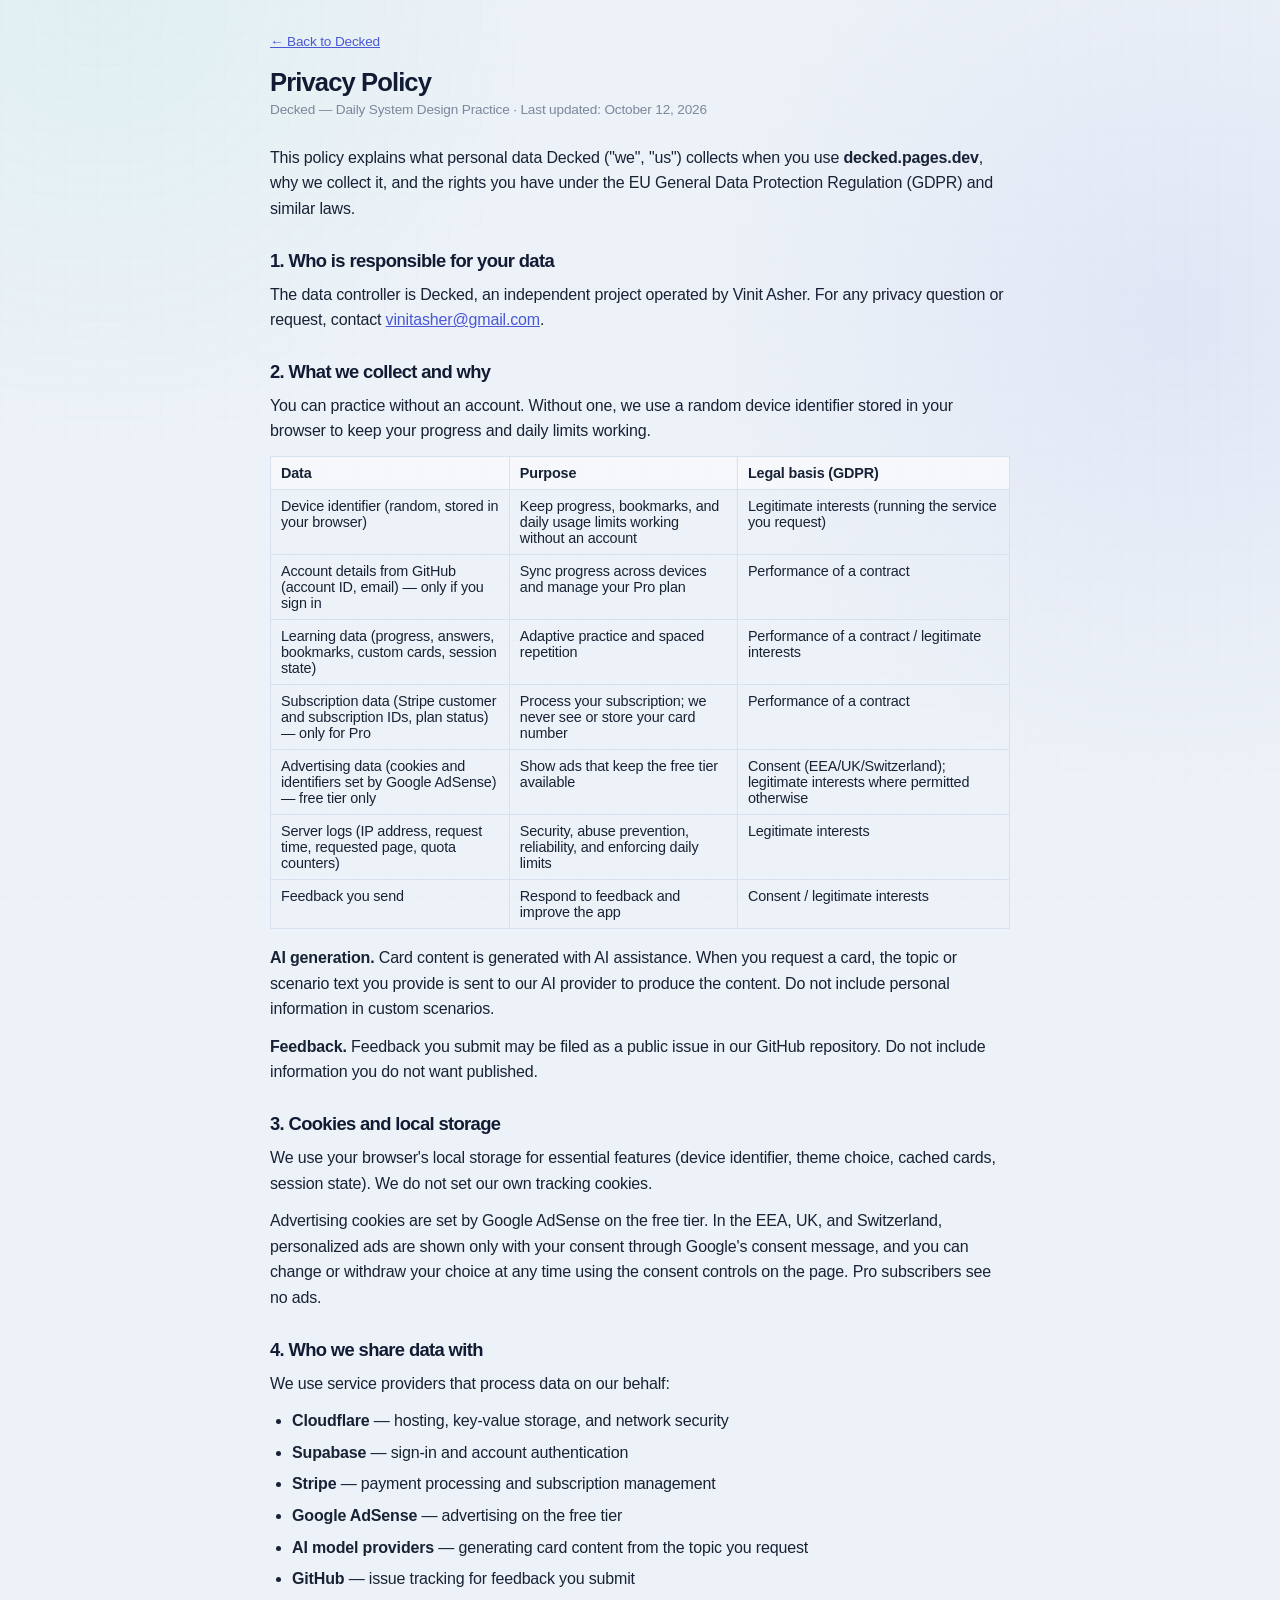
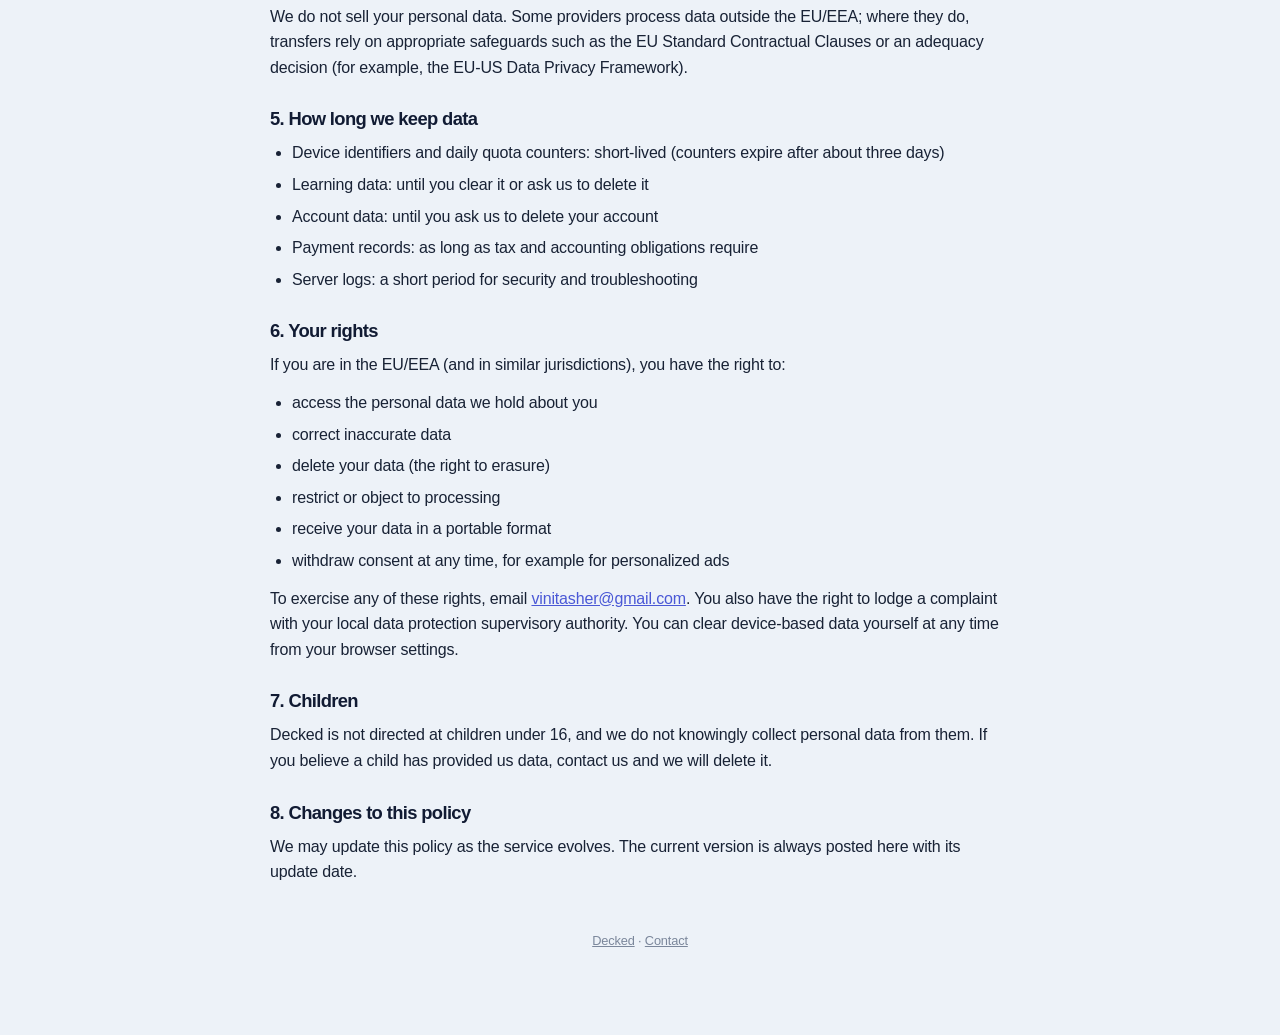
<file: privacy.html>
<!DOCTYPE html>
<html lang="en">
<head>
<meta charset="UTF-8">
<meta name="viewport" content="width=device-width, initial-scale=1.0">
<title>Privacy Policy — Decked</title>
<meta name="description" content="How Decked collects, uses, and protects personal data, and the rights you have under the EU General Data Protection Regulation.">
<meta name="robots" content="index,follow">
<link rel="icon" type="image/x-icon" href="favicon.ico">
<link rel="apple-touch-icon" href="apple-touch-icon.png">
<link rel="stylesheet" href="css/style.css">
<meta name="theme-color" content="#0b1324">
<script>
  try { if (localStorage.getItem('sdf_theme') === 'dark') document.documentElement.setAttribute('data-theme', 'dark'); } catch (_) {}
</script>
<style>
  .policy { max-width: 780px; margin: 0 auto; padding: 32px 20px 56px; }
  .policy-back { display: inline-block; margin-bottom: 20px; font-size: .85rem; }
  .policy h1 { font-size: 1.6rem; margin-bottom: 4px; }
  .policy .updated { color: var(--muted); font-size: .85rem; margin-bottom: 24px; }
  .policy h2 { font-size: 1.15rem; margin: 28px 0 10px; }
  .policy p, .policy li { line-height: 1.6; }
  .policy ul { padding-left: 22px; margin-bottom: 12px; }
  .policy li { margin-bottom: 6px; }
  .policy table { width: 100%; border-collapse: collapse; margin: 12px 0 16px; font-size: .9rem; }
  .policy th, .policy td { border: 1px solid var(--card-border); padding: 8px 10px; text-align: left; vertical-align: top; }
  .policy th { background: var(--diagram-bg); }
</style>
</head>
<body>
<main class="policy">
  <a class="policy-back wiki-link" href="/">← Back to Decked</a>
  <h1>Privacy Policy</h1>
  <p class="updated">Decked — Daily System Design Practice · Last updated: October 12, 2026</p>

  <p>This policy explains what personal data Decked ("we", "us") collects when you use <strong>decked.pages.dev</strong>, why we collect it, and the rights you have under the EU General Data Protection Regulation (GDPR) and similar laws.</p>

  <h2>1. Who is responsible for your data</h2>
  <p>The data controller is Decked, an independent project operated by Vinit Asher. For any privacy question or request, contact <a class="wiki-link" href="mailto:vinitasher@gmail.com">vinitasher@gmail.com</a>.</p>

  <h2>2. What we collect and why</h2>
  <p>You can practice without an account. Without one, we use a random device identifier stored in your browser to keep your progress and daily limits working.</p>
  <table>
    <thead><tr><th>Data</th><th>Purpose</th><th>Legal basis (GDPR)</th></tr></thead>
    <tbody>
      <tr><td>Device identifier (random, stored in your browser)</td><td>Keep progress, bookmarks, and daily usage limits working without an account</td><td>Legitimate interests (running the service you request)</td></tr>
      <tr><td>Account details from GitHub (account ID, email) — only if you sign in</td><td>Sync progress across devices and manage your Pro plan</td><td>Performance of a contract</td></tr>
      <tr><td>Learning data (progress, answers, bookmarks, custom cards, session state)</td><td>Adaptive practice and spaced repetition</td><td>Performance of a contract / legitimate interests</td></tr>
      <tr><td>Subscription data (Stripe customer and subscription IDs, plan status) — only for Pro</td><td>Process your subscription; we never see or store your card number</td><td>Performance of a contract</td></tr>
      <tr><td>Advertising data (cookies and identifiers set by Google AdSense) — free tier only</td><td>Show ads that keep the free tier available</td><td>Consent (EEA/UK/Switzerland); legitimate interests where permitted otherwise</td></tr>
      <tr><td>Server logs (IP address, request time, requested page, quota counters)</td><td>Security, abuse prevention, reliability, and enforcing daily limits</td><td>Legitimate interests</td></tr>
      <tr><td>Feedback you send</td><td>Respond to feedback and improve the app</td><td>Consent / legitimate interests</td></tr>
    </tbody>
  </table>
  <p><strong>AI generation.</strong> Card content is generated with AI assistance. When you request a card, the topic or scenario text you provide is sent to our AI provider to produce the content. Do not include personal information in custom scenarios.</p>
  <p><strong>Feedback.</strong> Feedback you submit may be filed as a public issue in our GitHub repository. Do not include information you do not want published.</p>

  <h2>3. Cookies and local storage</h2>
  <p>We use your browser's local storage for essential features (device identifier, theme choice, cached cards, session state). We do not set our own tracking cookies.</p>
  <p>Advertising cookies are set by Google AdSense on the free tier. In the EEA, UK, and Switzerland, personalized ads are shown only with your consent through Google's consent message, and you can change or withdraw your choice at any time using the consent controls on the page. Pro subscribers see no ads.</p>

  <h2>4. Who we share data with</h2>
  <p>We use service providers that process data on our behalf:</p>
  <ul>
    <li><strong>Cloudflare</strong> — hosting, key-value storage, and network security</li>
    <li><strong>Supabase</strong> — sign-in and account authentication</li>
    <li><strong>Stripe</strong> — payment processing and subscription management</li>
    <li><strong>Google AdSense</strong> — advertising on the free tier</li>
    <li><strong>AI model providers</strong> — generating card content from the topic you request</li>
    <li><strong>GitHub</strong> — issue tracking for feedback you submit</li>
  </ul>
  <p>We do not sell your personal data. Some providers process data outside the EU/EEA; where they do, transfers rely on appropriate safeguards such as the EU Standard Contractual Clauses or an adequacy decision (for example, the EU-US Data Privacy Framework).</p>

  <h2>5. How long we keep data</h2>
  <ul>
    <li>Device identifiers and daily quota counters: short-lived (counters expire after about three days)</li>
    <li>Learning data: until you clear it or ask us to delete it</li>
    <li>Account data: until you ask us to delete your account</li>
    <li>Payment records: as long as tax and accounting obligations require</li>
    <li>Server logs: a short period for security and troubleshooting</li>
  </ul>

  <h2>6. Your rights</h2>
  <p>If you are in the EU/EEA (and in similar jurisdictions), you have the right to:</p>
  <ul>
    <li>access the personal data we hold about you</li>
    <li>correct inaccurate data</li>
    <li>delete your data (the right to erasure)</li>
    <li>restrict or object to processing</li>
    <li>receive your data in a portable format</li>
    <li>withdraw consent at any time, for example for personalized ads</li>
  </ul>
  <p>To exercise any of these rights, email <a class="wiki-link" href="mailto:vinitasher@gmail.com">vinitasher@gmail.com</a>. You also have the right to lodge a complaint with your local data protection supervisory authority. You can clear device-based data yourself at any time from your browser settings.</p>

  <h2>7. Children</h2>
  <p>Decked is not directed at children under 16, and we do not knowingly collect personal data from them. If you believe a child has provided us data, contact us and we will delete it.</p>

  <h2>8. Changes to this policy</h2>
  <p>We may update this policy as the service evolves. The current version is always posted here with its update date.</p>

  <footer>
    <p><a href="/">Decked</a> · <a href="mailto:vinitasher@gmail.com">Contact</a></p>
  </footer>
</main>
</body>
</html>
</file>
<file: css/style.css>
:root { --bg: #f5f7fa; --fg: #333; --card-bg: #fff; --card-border: #e0e0e0; --primary: #3949ab; --primary-hover: #303f9f; --primary-bg: #e8eaf6; --success: #43a047; --success-bg: #e8f5e9; --danger: #e53935; --danger-bg: #ffebee; --muted: #888; --muted-text: #666; --diagram-bg: #f8f9fa; --heading: #1a237e; --welcome-sub: #666; --toast-bg: #1a237e; --stat-shadow: rgba(0,0,0,0.1); --topic-bar-bg: #e0e0e0; --calendar-level-0: #ebedf0; --calendar-level-1: #c6e48b; --calendar-level-2: #7bc96f; --calendar-level-3: #239a3b; --calendar-level-4: #196127; }
[data-theme="dark"] { --bg: #121212; --fg: #e0e0e0; --card-bg: #1e1e1e; --card-border: #333; --primary: #5c6bc0; --primary-hover: #7986cb; --primary-bg: #283593; --success-bg: #1b5e20; --danger-bg: #b71c1c; --muted: #999; --muted-text: #aaa; --diagram-bg: #2a2a2a; --heading: #9fa8da; --welcome-sub: #999; --toast-bg: #37474f; --stat-shadow: rgba(0,0,0,0.3); --topic-bar-bg: #444; --calendar-level-0: #2d333b; --calendar-level-1: #0e4429; --calendar-level-2: #006d32; --calendar-level-3: #26a641; --calendar-level-4: #39d353; }
[data-theme="high-contrast"] { --bg: #fff; --fg: #000; --card-bg: #fff; --card-border: #000; --primary: #000; --primary-hover: #333; --primary-bg: #e0e0e0; --success-bg: #c8e6c9; --danger-bg: #ffcdd2; --muted: #000; --muted-text: #000; --heading: #000; --welcome-sub: #000; --toast-bg: #000; --topic-bar-bg: #999; }
* { box-sizing: border-box; margin: 0; padding: 0; }
body { font-family: -apple-system, BlinkMacSystemFont, 'Segoe UI', Roboto, sans-serif; background: var(--bg); color: var(--fg); transition: background 0.2s, color 0.2s; }
.container { max-width: 720px; margin: 0 auto; padding: 16px; min-height: 100vh; display: flex; flex-direction: column; }

/* Wide monitors: use the screen. The app container expands so content
   spreads out; the session question column keeps a readable measure and the
   diagram panel takes the rest. */
@media (min-width: 1100px) {
  .container { max-width: 1440px; }
  .session-main { max-width: 780px; }
}
.hidden { display: none !important; }
h1 { font-size: 1.5rem; margin-bottom: 8px; color: var(--heading); }
h2 { font-size: 1.2rem; margin-bottom: 12px; color: var(--heading); }
p { margin-bottom: 12px; line-height: 1.5; }

.btn { display: inline-block; padding: 12px 24px; border: none; border-radius: 8px; font-size: 1rem; cursor: pointer; font-weight: 600; transition: background 0.2s; }
.btn-primary { background: var(--primary); color: #fff; }
.btn-primary:hover { background: var(--primary-hover); }
.btn-success { background: var(--success); color: #fff; }
.btn-outline { background: transparent; border: 2px solid var(--primary); color: var(--primary); }
.btn-sm { padding: 6px 12px; font-size: 0.8rem; }
.toast { position: fixed; bottom: 20px; left: 50%; transform: translateX(-50%); background: var(--toast-bg); color: #fff; padding: 12px 24px; border-radius: 8px; font-weight: 600; font-size: 0.9rem; box-shadow: 0 4px 12px rgba(0,0,0,0.2); transition: opacity 0.3s; opacity: 0; pointer-events: none; z-index: 100; }
.toast.show { opacity: 1; }

.welcome-header { text-align: center; padding: 40px 0 24px; }
.welcome-header .subtitle { color: var(--welcome-sub); font-size: 0.95rem; }
.status-badge { display: inline-block; margin-left: 8px; padding: 2px 10px; border-radius: 999px; font-size: 0.7rem; font-weight: 700; letter-spacing: 1px; text-transform: uppercase; vertical-align: middle; background: var(--primary-bg); color: var(--primary); border: 1px solid var(--primary); }
.intro { margin: 4px 0 12px; padding: 16px 18px; background: var(--card-bg); border: 1px solid var(--card-border); border-radius: 10px; box-shadow: 0 1px 3px var(--stat-shadow); }
.intro h2 { margin-bottom: 6px; font-size: 1.05rem; }
.intro > p { font-size: 0.9rem; margin-bottom: 8px; }
.how-list { margin: 0 0 10px 20px; }
.how-list li { margin: 6px 0; font-size: 0.9rem; line-height: 1.5; }
.how-list li::marker { color: var(--primary); font-weight: 700; }
.about-details { margin-top: 8px; font-size: 0.85rem; }
.about-details summary { cursor: pointer; font-weight: 600; color: var(--primary); }
.about-details p { margin: 6px 0 0; color: var(--muted-text); }
footer { text-align: center; padding: 20px 16px calc(16px + env(safe-area-inset-bottom)); font-size: 0.8rem; color: var(--muted); }
footer a { color: var(--muted); text-decoration: underline; }
footer a:hover { color: var(--primary); }
.footer-status { margin: 4px 0 0; font-size: 0.75rem; opacity: 0.8; }
.stats-row { display: flex; gap: 12px; margin: 20px 0; }
.stat-card { flex: 1; background: var(--card-bg); border-radius: 10px; padding: 16px; text-align: center; box-shadow: 0 1px 3px var(--stat-shadow); }
.stat-card .stat-num { font-size: 1.8rem; font-weight: 700; color: var(--heading); }
.stat-card .stat-label { font-size: 0.75rem; color: var(--muted); text-transform: uppercase; letter-spacing: 0.5px; }
.welcome-actions { display: flex; gap: 12px; margin: 12px 0 20px; }
.welcome-actions .btn { flex: 1 1 190px; min-width: 0; margin: 0; text-align: center; }
.progress-section { width: 100%; max-width: none; margin: 0; display: grid; grid-template-columns: repeat(2, minmax(0, 1fr)); gap: 16px; align-items: start; }
.study-goal { min-width: 0; margin: 12px 0 0; padding: 12px; background: var(--card-bg); border-radius: 10px; box-shadow: 0 1px 3px var(--stat-shadow); }
.study-goal-header { display: flex; justify-content: space-between; font-size: 0.85rem; }
#goal-progress { height: 8px; margin-top: 8px; overflow: hidden; background: var(--topic-bar-bg); border-radius: 4px; }
#goal-fill { height: 100%; width: 0%; background: var(--primary); border-radius: 4px; transition: width 0.3s; }
.achievements-section { min-width: 0; margin-top: 12px; }
.achievements-section h2 { margin-bottom: 8px; }
#achievement-list { display: flex; flex-wrap: wrap; gap: 6px; margin: 8px 0; }
.profile-section { width: 100%; max-width: none; margin: 24px 0 0; }
.profile-actions { display: grid; grid-template-columns: repeat(auto-fit, minmax(220px, 1fr)); gap: 10px; margin: 12px 0; }
.profile-actions .btn { width: 100%; margin: 0; padding: 10px 14px; font-size: 0.9rem; }

.topic-row { display: flex; align-items: center; gap: 8px; margin: 6px 0; font-size: 0.85rem; }
.topic-row span:first-child { width: 140px; text-align: right; white-space: nowrap; }
.topic-bar { flex: 1; height: 12px; background: var(--topic-bar-bg); border-radius: 6px; overflow: hidden; }
.topic-fill { height: 100%; background: linear-gradient(90deg, #42a5f5, var(--primary)); border-radius: 6px; transition: width 0.5s; }
.mastered-fill { background: linear-gradient(90deg, #f9a825, #f57f17); }
.topic-pct { width: 40px; font-weight: 600; color: var(--muted-text); }

.card-header { display: flex; justify-content: space-between; font-size: 0.85rem; color: var(--muted-text); margin-bottom: 8px; }
.session-dashboard-btn { display: inline-flex; align-items: center; justify-content: center; width: 32px; height: 32px; padding: 0; border: 1px solid var(--card-border); border-radius: 6px; background: var(--card-bg); color: var(--primary); cursor: pointer; font-size: 1.1rem; font-weight: 700; }
.session-dashboard-btn:hover, .session-dashboard-btn:focus-visible { border-color: var(--primary); outline: 2px solid var(--primary-bg); }
.card-meta { display: flex; gap: 12px; }
.card-requirements { color: var(--muted); font-size: 0.78rem; font-weight: 400; max-width: 60ch; overflow: hidden; text-overflow: ellipsis; white-space: nowrap; }
.card-prerequisites { margin: 8px 0; padding: 8px 10px; border-left: 3px solid var(--primary); background: var(--primary-bg); border-radius: 0 6px 6px 0; color: var(--fg); font-size: 0.8rem; }
.option-content { display: flex; flex: 1; min-width: 0; flex-direction: column; gap: 4px; }
.option-prerequisites { color: var(--muted); font-size: 0.72rem; font-weight: 400; }
#scenario { background: var(--card-bg); border-radius: 10px; padding: 16px; margin: 8px 0; line-height: 1.6; box-shadow: 0 1px 3px var(--stat-shadow); font-size: 0.95rem; }
/* Session split layout: the question on the left, a full-page-height sticky
   diagram panel on the right. The card header and prerequisites span both
   columns above, and #diagram-container's 8px top margin mirrors #scenario's
   so the diagram starts exactly on the question's line. The panel stacks
   below on narrow screens. */
.session-layout { display: flex; gap: 20px; align-items: flex-start; }
.session-main { flex: 1 1 55%; min-width: 0; }
.session-diagram {
  flex: 1 1 45%;
  min-width: 0;
  position: sticky;
  top: 12px;
  max-height: calc(100vh - 24px);
  overflow: auto;
  background: var(--diagram-bg);
  border-radius: 12px;
  padding: 0 14px 14px;
  box-shadow: 0 1px 3px var(--stat-shadow);
  display: flex;
  flex-direction: column;
}
.diagram-panel-header { display: flex; align-items: center; justify-content: space-between; gap: 8px; padding-top: 12px; color: var(--heading); }
@media (max-width: 860px) {
  .session-layout { flex-direction: column; }
  .session-diagram { position: static; max-height: none; width: 100%; }
}
#diagram-container { margin: 8px 0 0; padding: 0; background: transparent; border-radius: 0; min-height: 0; box-shadow: none; }
#options { display: flex; flex-direction: column; gap: 8px; margin: 12px 0; }
.option-btn { display: flex; align-items: center; gap: 12px; padding: 14px 16px; border: 2px solid var(--card-border); border-radius: 10px; background: var(--card-bg); cursor: pointer; font-size: 0.9rem; text-align: left; transition: all 0.15s; }
.option-btn:hover:not(:disabled) { border-color: var(--primary); background: var(--primary-bg); }
.option-btn:disabled { cursor: default; opacity: 0.85; }
.option-btn.correct { border-color: var(--success); background: var(--success-bg); }
.option-btn.incorrect { border-color: var(--danger); background: var(--danger-bg); }
.option-letter { display: inline-flex; align-items: center; justify-content: center; width: 28px; height: 28px; border-radius: 50%; background: var(--primary-bg); font-weight: 700; font-size: 0.85rem; color: var(--primary); flex-shrink: 0; }
.option-btn.correct .option-letter { background: var(--success); color: #fff; }
.option-btn.incorrect .option-letter { background: var(--danger); color: #fff; }
.option-text { flex: 1; }

#feedback { background: var(--card-bg); border-radius: 10px; padding: 16px; margin: 8px 0; line-height: 1.6; font-size: 0.9rem; border-left: 4px solid; }
#feedback.correct { border-color: var(--success); }
#feedback.incorrect { border-color: var(--danger); }
.post-answer-actions { margin: 10px 0; padding: 10px; background: var(--bg); }
#confidence-buttons p { margin: 0 0 8px; text-align: center; color: var(--muted-text); font-size: 0.85rem; font-weight: 600; }
.confidence-options { display: grid; grid-template-columns: repeat(4, minmax(0, 1fr)); gap: 6px; }
.confidence-options .btn { min-width: 0; padding: 9px 4px; }
#quality-rating { display: flex; gap: 8px; justify-content: center; margin: 8px 0; }
#quality-rating span { align-self: center; color: var(--muted); font-size: 0.8rem; }
.next-card-actions { display: flex; flex-wrap: wrap; gap: 8px; margin-top: 8px; }
#next-btn { flex: 1; }
#regenerate-btn { flex: 0 0 auto; padding: 10px 14px; }
.keyboard-hint { font-size: 0.7rem; opacity: 0.6; }

#session-summary p { margin: 8px 0; font-size: 1.05rem; }
.actions { display: flex; gap: 12px; margin-top: 20px; flex-wrap: wrap; }
.actions .btn { flex: 1; text-align: center; }

@media (prefers-reduced-motion) { *, *::before, *::after { transition: none !important; } }
.study-calendar { overflow-x: auto; margin: 12px 0 20px; padding: 4px 0 8px; }
.study-calendar-shell { display: grid; grid-template-columns: 28px max-content; gap: 8px; width: max-content; min-width: 100%; }
.study-calendar-weekdays { display: grid; grid-template-rows: 16px repeat(7, 14px); gap: 4px; color: var(--muted); font-size: 0.65rem; line-height: 14px; }
.study-calendar-weekdays span { height: 14px; }
.study-calendar-main { display: grid; grid-template-rows: 16px max-content; gap: 4px; }
.study-calendar-months { display: grid; grid-template-columns: repeat(53, 14px); column-gap: 4px; height: 16px; color: var(--muted); font-size: 0.65rem; line-height: 16px; }
.study-calendar-months span { white-space: nowrap; }
.study-calendar-days { display: grid; grid-template-rows: repeat(7, 14px); grid-auto-flow: column; grid-auto-columns: 14px; gap: 4px; }
.study-calendar-cell { width: 14px; height: 14px; border-radius: 3px; }
.study-calendar-cell.level-0 { background: var(--calendar-level-0); }
.study-calendar-cell.level-1 { background: var(--calendar-level-1); }
.study-calendar-cell.level-2 { background: var(--calendar-level-2); }
.study-calendar-cell.level-3 { background: var(--calendar-level-3); }
.study-calendar-cell.level-4 { background: var(--calendar-level-4); }
.study-calendar-cell.is-future { background: transparent; border: 1px solid var(--card-border); }
.coverage-heatmap { margin: 20px 0; }
.radar-chart-wrap { display: flex; justify-content: center; width: 100%; overflow: hidden; }
.radar-canvas { display: block; width: min(100%, 360px); height: auto; margin: 8px 0; }
.heatmap { display: grid; grid-template-columns: repeat(auto-fit, minmax(72px, 1fr)); gap: 8px; margin: 12px 0; }
.heatmap-cell { min-width: 0; min-height: 44px; border-radius: 6px; font-size: 0.72rem; display: flex; align-items: center; justify-content: center; font-weight: 600; padding: 6px; text-align: center; }
.heatmap-label { font-size: 0.65rem; color: var(--muted); grid-column: 1 / -1; margin-top: 4px; }
.screen-intro { color: var(--muted-text); font-size: 0.9rem; }
.prerequisite-fieldset { border: 1px solid var(--card-border); border-radius: 8px; padding: 10px; }
.prerequisite-fieldset legend { padding: 0 4px; color: var(--muted-text); font-size: 0.85rem; }
.prerequisite-options { display: grid; grid-template-columns: repeat(2, minmax(0, 1fr)); gap: 6px 12px; }
.prerequisite-option { display: flex; align-items: center; gap: 6px; min-width: 0; font-size: 0.8rem; }
.prerequisite-option input { width: 16px; height: 16px; accent-color: var(--primary); flex: 0 0 auto; }
@media (max-width: 480px) {
  .stats-row { flex-direction: column; }
  .topic-row span:first-child { width: 100px; }
  .path-level-items, .prerequisite-options { grid-template-columns: 1fr; }
  .card-header { align-items: flex-start; gap: 6px; }
  .card-meta { flex-wrap: wrap; justify-content: flex-end; gap: 6px; }
  .post-answer-actions:not(.hidden) { position: sticky; bottom: 0; z-index: 10; margin: 8px -16px -16px; padding: 10px 16px calc(10px + env(safe-area-inset-bottom)); border-top: 1px solid var(--card-border); box-shadow: 0 -4px 12px var(--stat-shadow); }
  .keyboard-hint { display: none; }
}
@media (max-width: 560px) {
  .welcome-actions { flex-direction: column; }
  .welcome-actions .btn { flex: 0 0 auto; width: 100%; }
}
@media (max-width: 760px) {
  .progress-section { grid-template-columns: 1fr; gap: 0; }
}
@media (max-width: 480px) {
  .profile-actions { grid-template-columns: 1fr; }
}

/* ——— Concept Wiki ——— */
.concept-index-topline { display: flex; align-items: flex-start; justify-content: space-between; gap: 16px; }
.concept-index-topline h1 { margin-bottom: 0; }
.concept-cloud-card { margin-top: 22px; padding: 22px; border: 1px solid var(--card-border); border-radius: 20px; background: radial-gradient(circle at 12% 0%, var(--primary-bg), transparent 42%), var(--surface-soft); box-shadow: 0 12px 28px var(--stat-shadow); }
.concept-cloud-heading { display: flex; align-items: flex-start; justify-content: space-between; gap: 16px; }
.concept-cloud-heading h2 { margin: 4px 0 5px; color: var(--heading); }
.concept-cloud-heading p { max-width: 62ch; margin: 0; color: var(--muted-text); font-size: 0.82rem; line-height: 1.5; }
.concept-cloud-count { flex: 0 0 auto; padding: 6px 9px; border-radius: 999px; background: var(--card-bg); color: var(--primary); font-size: 0.7rem; font-weight: 800; }
.concept-prewarm-status { margin: 17px 0 5px; color: var(--muted-text); font-size: 0.72rem; line-height: 1.45; }
.concept-cloud { display: flex; flex-direction: column; min-height: 300px; gap: 24px; padding: 26px 10px 10px; }
.concept-group { display: flex; flex-direction: column; gap: 10px; }
.concept-group-heading { display: flex; align-items: center; gap: 8px; margin: 0; color: var(--heading); font-size: 0.76rem; font-weight: 800; letter-spacing: 0.09em; text-transform: uppercase; }
.concept-group-heading::before { content: ''; flex: 0 0 auto; width: 7px; height: 7px; border-radius: 50%; background: var(--primary); }
.concept-group-count { color: var(--muted-text); font-size: 0.68rem; font-weight: 700; letter-spacing: 0; text-transform: none; }
.concept-group-items { display: flex; flex-wrap: wrap; align-items: center; gap: 9px 12px; padding-left: 15px; border-left: 2px solid var(--card-border); }
.map-view-toggle { display: inline-flex; gap: 4px; margin-top: 14px; padding: 4px; border: 1px solid var(--card-border); border-radius: 999px; background: var(--card-bg); }
.map-view-btn { padding: 7px 13px; border: 0; border-radius: 999px; background: transparent; color: var(--muted-text); font: inherit; font-size: 0.8rem; font-weight: 800; cursor: pointer; }
.map-view-btn[aria-pressed="true"] { background: var(--primary); color: #fff; }
.map-view-btn:focus-visible { outline: 3px solid var(--accent); outline-offset: 2px; }
.path-level-items { display: grid; grid-template-columns: repeat(auto-fill, minmax(210px, 1fr)); gap: 10px; padding-left: 15px; border-left: 2px solid var(--card-border); }
.path-node { display: flex; flex-direction: column; min-width: 0; padding: 10px 12px 12px; border: 1px solid var(--card-border); border-radius: 10px; background: var(--card-bg); }
.path-node .concept-cloud-item { align-self: flex-start; justify-content: flex-start; margin: 0 0 2px -9px; text-align: left; }
.path-node-progress { height: 6px; margin: 6px 0 4px; overflow: hidden; background: var(--topic-bar-bg); border-radius: 3px; }
.path-node-progress span { display: block; height: 100%; background: var(--primary); }
.path-node p { margin: 3px 0; color: var(--muted-text); font-size: 0.75rem; line-height: 1.4; }
.path-node .path-node-mastery { color: var(--heading); font-weight: 700; }
.path-node .btn { margin-top: auto; padding: 7px; }
.path-node p + .btn { margin-top: 8px; }
.concept-path { margin-top: 22px; padding: 15px; border: 1px solid var(--card-border); border-radius: 12px; background: var(--card-bg); }
.concept-path-mastery { margin: 4px 0 8px; color: var(--heading); font-size: 0.86rem; font-weight: 800; }
.concept-path-row { display: flex; flex-wrap: wrap; align-items: baseline; gap: 6px 10px; margin: 6px 0; font-size: 0.8rem; }
.concept-path-row > span:first-child { min-width: 72px; color: var(--muted-text); font-weight: 700; }
.concept-path-row em { color: var(--muted-text); }
.concept-path-actions { display: flex; flex-wrap: wrap; gap: 8px; margin-top: 10px; }
.concept-cloud-item { display: inline-flex; align-items: center; justify-content: center; padding: 6px 9px; border: 1px solid transparent; border-radius: 9px; background: transparent; color: var(--primary); font: inherit; font-weight: 850; line-height: 1.1; cursor: pointer; transition: color 0.2s ease, background 0.2s ease, transform 0.2s ease, border-color 0.2s ease; }
.concept-cloud-item:hover { background: var(--card-bg); border-color: var(--card-border); color: var(--heading); transform: translateY(-2px); }
.concept-cloud-item:focus-visible { outline: 3px solid var(--accent); outline-offset: 3px; }
.concept-cloud-size-1 { font-size: 0.82rem; }
.concept-cloud-size-2 { font-size: 0.98rem; }
.concept-cloud-size-3 { font-size: 1.15rem; }
.concept-cloud-size-4 { font-size: 1.34rem; }
.concept-cloud-size-5 { font-size: 1.55rem; }
.concept-cloud-empty { width: 100%; margin: auto; color: var(--muted-text); font-size: 0.85rem; text-align: center; }
.concept-lab-topline { display: flex; align-items: flex-start; justify-content: space-between; gap: 16px; }
.concept-lab-topline h1 { margin-bottom: 0; }
.concept-lab-layout { display: grid; grid-template-columns: minmax(0, 1fr) minmax(0, 1.25fr); gap: 18px; align-items: start; }
.concept-lab-pane { min-width: 0; padding: 18px; border: 1px solid var(--card-border); border-radius: 18px; background: var(--surface-soft); box-shadow: 0 10px 24px var(--stat-shadow); }
.concept-lab-pane-heading { margin-bottom: 14px; }
.concept-lab-pane-kicker { color: var(--primary); font-size: 0.65rem; font-weight: 800; letter-spacing: 0.1em; text-transform: uppercase; }
.concept-lab-pane-heading h2 { margin: 4px 0 4px; }
.concept-lab-pane-heading p { margin: 0; color: var(--muted-text); font-size: 0.78rem; line-height: 1.45; }
.concept-lab-wiki-pane .wiki-layout { flex-direction: column; align-items: stretch; }
.concept-lab-wiki-pane .wiki-sidebar { width: 100%; max-height: 42vh; display: flex; flex-direction: column; flex-wrap: nowrap; gap: 12px; overflow-y: auto; padding: 12px; }
.concept-lab-wiki-pane .wiki-topic { width: auto; }
.concept-lab-wiki-pane .wiki-content { max-width: none; }
.concept-lab-sandbox-pane .sandbox-lab-header { grid-template-columns: minmax(180px, 0.8fr) minmax(0, 1.2fr); margin-top: 0; }
.concept-lab-sandbox-pane .sandbox-layout { grid-template-columns: 1fr; }
.concept-lab-sandbox-pane .sandbox-progress-wrap { grid-column: 1 / -1; text-align: left; }
.concept-lab-sandbox-pane .sandbox-disclaimer { margin-bottom: 0; }
.wiki-layout { display: flex; gap: 16px; align-items: flex-start; }
.wiki-sidebar { width: 230px; max-height: 65vh; overflow-y: auto; flex: 0 0 auto; padding: 8px; border: 1px solid var(--card-border); border-radius: 8px; background: var(--card-bg); }
.wiki-topic { display: block; width: 100%; text-align: left; padding: 6px 10px; margin: 1px 0; border: none; border-radius: 6px; background: none; color: var(--fg); font-size: 0.82rem; cursor: pointer; }
.wiki-topic:hover { background: var(--topic-bar-bg); }
.wiki-topic.active { background: var(--primary); color: #fff; }
.wiki-group { display: flex; flex-direction: column; gap: 6px; }
.wiki-group-heading { display: flex; align-items: center; gap: 7px; margin: 0; color: var(--heading); font-size: 0.7rem; font-weight: 800; letter-spacing: 0.07em; text-transform: uppercase; }
.wiki-group-heading::before { content: ''; flex: 0 0 auto; width: 6px; height: 6px; border-radius: 50%; background: var(--primary); }
.wiki-group-count { color: var(--muted-text); font-size: 0.65rem; font-weight: 700; letter-spacing: 0; text-transform: none; }
.wiki-group-items { display: flex; flex-wrap: wrap; gap: 4px; padding-left: 13px; border-left: 2px solid var(--card-border); }
.wiki-content { flex: 1; min-width: 0; max-width: 680px; padding: 20px; border: 1px solid var(--card-border); border-radius: 10px; background: var(--card-bg); }
.wiki-content h2 { margin-top: 0; }
.wiki-content h3 { margin: 18px 0 8px; font-size: 0.95rem; }
.wiki-content ul { margin: 6px 0; padding-left: 20px; }
.wiki-content li { margin: 4px 0; font-size: 0.9rem; line-height: 1.45; }
.wiki-summary { font-size: 0.95rem; line-height: 1.5; color: var(--fg); }
.wiki-related { display: flex; flex-wrap: wrap; gap: 8px; }
@media (max-width: 640px) {
  .wiki-layout { flex-direction: column; }
  .wiki-sidebar { width: 100%; max-height: 30vh; display: flex; flex-wrap: wrap; gap: 4px; overflow-y: auto; }
  .wiki-topic { width: auto; }
}

@media (max-width: 1100px) {
  .concept-lab-layout { grid-template-columns: 1fr; }
}

/* Inline wiki links on cards + wiki modal */
.wiki-link { color: var(--primary); text-decoration: underline; cursor: pointer; font-weight: 500; }
.wiki-link:hover, .wiki-link:focus-visible { text-decoration: none; outline: 2px solid var(--primary); outline-offset: 2px; border-radius: 3px; }
.wiki-link-missing { color: var(--muted-text); }
.wiki-link-pending { text-decoration: underline dotted; opacity: 0.85; }
.wiki-modal { position: fixed; inset: 0; z-index: 100; display: flex; align-items: center; justify-content: center; padding: 16px; background: rgba(0, 0, 0, 0.5); }
.wiki-modal-box { width: 100%; max-width: 640px; max-height: 82vh; overflow-y: auto; padding: 20px; background: var(--card-bg); border: 1px solid var(--card-border); border-radius: 12px; box-shadow: 0 8px 30px rgba(0, 0, 0, 0.25); }
.wiki-modal-header { display: flex; justify-content: space-between; align-items: center; gap: 12px; margin-bottom: 8px; }
.wiki-modal-header h2 { margin: 0; }
.wiki-modal-body h2:first-child { margin-top: 0; }
.wiki-modal-body h3 { margin: 16px 0 8px; font-size: 0.95rem; }
.wiki-modal-body ul { margin: 6px 0; padding-left: 20px; }
.wiki-modal-body li { margin: 4px 0; font-size: 0.9rem; line-height: 1.45; }

/* Feedback modal (filed as a GitHub issue) */
.feedback-intro { font-size: 0.85rem; color: var(--muted); margin: 0 0 12px; }
.feedback-label { display: block; font-weight: 600; font-size: 0.85rem; margin-top: 4px; }
.feedback-required { color: var(--danger); }
.feedback-field { display: block; width: 100%; box-sizing: border-box; padding: 10px; margin: 6px 0 12px; border: 2px solid var(--card-border); border-radius: 8px; font-size: 0.9rem; font-family: inherit; background: var(--card-bg); color: var(--fg); }
.feedback-field:focus { border-color: var(--primary); outline: 2px solid var(--primary-bg); }
.feedback-actions { display: flex; align-items: center; gap: 12px; }
.feedback-status { font-size: 0.8rem; }
.feedback-turnstile { margin: 6px 0 12px; min-height: 65px; }

/* Footer */
.footer-btn { background: none; border: none; padding: 0; font-size: 0.8rem; font-family: inherit; color: var(--muted); text-decoration: underline; cursor: pointer; }
.footer-btn:hover, .footer-btn:focus-visible { color: var(--primary); outline: none; }
.policy-link { color: var(--primary); text-decoration: underline; }
.policy-link:hover, .policy-link:focus-visible { text-decoration: none; }

/* Accounts, quotas, and Pro billing */
.account-bar { display: flex; align-items: center; justify-content: space-between; gap: 8px; flex-wrap: wrap; font-size: 0.85rem; margin-bottom: 8px; }
.account-chip { display: inline-flex; align-items: center; gap: 6px; padding: 4px 10px; border: 1px solid var(--card-border); border-radius: 20px; background: var(--card-bg); }
.account-email { max-width: 180px; overflow: hidden; text-overflow: ellipsis; white-space: nowrap; }
.plan-badge { font-size: 0.65rem; font-weight: 700; text-transform: uppercase; letter-spacing: 0.04em; padding: 2px 6px; border-radius: 8px; background: var(--topic-bar-bg); color: var(--muted-text); }
.plan-badge.plan-pro { background: var(--success); color: #fff; }
.quota-bar { display: flex; align-items: center; justify-content: space-between; gap: 8px; flex-wrap: wrap; margin: 10px 0 2px; padding: 8px 12px; font-size: 0.8rem; background: var(--card-bg); border: 1px solid var(--card-border); border-radius: 10px; }
.quota-text strong { color: var(--primary); }
.upgrade-banner { margin: 8px 0 12px; padding: 10px 14px; font-size: 0.85rem; line-height: 1.5; background: var(--primary-bg); border: 1px solid var(--primary); border-radius: 10px; color: var(--fg); }
/* Modern study studio visual system */
:root {
  color-scheme: light;
  --bg: #edf2f8;
  --fg: #182235;
  --card-bg: #ffffff;
  --card-border: #d8e1ee;
  --primary: #4a58d6;
  --primary-hover: #3746bd;
  --primary-bg: #eef0ff;
  --success: #159b78;
  --success-bg: #e4f7f1;
  --danger: #db665f;
  --danger-bg: #fff0ee;
  --muted: #7b879b;
  --muted-text: #5b6880;
  --diagram-bg: #f6f8fc;
  --heading: #111b33;
  --welcome-sub: #5b6880;
  --toast-bg: #111b33;
  --stat-shadow: rgba(20, 35, 65, 0.10);
  --topic-bar-bg: #e3e9f2;
  --surface-strong: #101a30;
  --surface-soft: #f6f8fc;
  --accent: #5bd5b0;
  --coral: #ff9a84;
  --focus-ring: rgba(74, 88, 214, 0.28);
  --calendar-level-0: #e3e9f2;
  --calendar-level-1: #b9eddb;
  --calendar-level-2: #71d5b1;
  --calendar-level-3: #2db38c;
  --calendar-level-4: #14785e;
}
[data-theme="dark"] {
  color-scheme: dark;
  --bg: #080f1f;
  --fg: #e9eef9;
  --card-bg: #111b30;
  --card-border: #2a3a5b;
  --primary: #9aa6ff;
  --primary-hover: #b5bdff;
  --primary-bg: #202b58;
  --success: #5bd5b0;
  --success-bg: #123b36;
  --danger: #ff9b91;
  --danger-bg: #48252d;
  --muted: #8b99b2;
  --muted-text: #aab6ca;
  --diagram-bg: #0d1629;
  --heading: #f7f9ff;
  --welcome-sub: #aab6ca;
  --toast-bg: #e9eef9;
  --stat-shadow: rgba(0, 0, 0, 0.28);
  --topic-bar-bg: #263654;
  --surface-strong: #0c1427;
  --surface-soft: #17233d;
  --accent: #70e3be;
  --coral: #ffab98;
  --focus-ring: rgba(154, 166, 255, 0.36);
  --calendar-level-0: #202c42;
  --calendar-level-1: #174f45;
  --calendar-level-2: #19735c;
  --calendar-level-3: #2aaf87;
  --calendar-level-4: #70e3be;
}
[data-theme="high-contrast"] {
  color-scheme: light;
  --bg: #ffffff;
  --fg: #080808;
  --card-bg: #ffffff;
  --card-border: #080808;
  --primary: #0000a8;
  --primary-hover: #000066;
  --primary-bg: #e6e6ff;
  --success: #006b45;
  --success-bg: #d9f5e8;
  --danger: #a00000;
  --danger-bg: #ffe1e1;
  --muted: #111111;
  --muted-text: #111111;
  --diagram-bg: #ffffff;
  --heading: #000000;
  --welcome-sub: #111111;
  --toast-bg: #000000;
  --stat-shadow: rgba(0, 0, 0, 0.25);
  --topic-bar-bg: #bbbbbb;
  --surface-strong: #000000;
  --surface-soft: #f1f1f1;
  --accent: #006b45;
  --coral: #8a0000;
  --focus-ring: rgba(0, 0, 168, 0.35);
}
html { background: var(--bg); }
body {
  min-height: 100vh;
  background: var(--bg);
  background-image: radial-gradient(circle at 8% 0%, rgba(91, 213, 176, 0.09), transparent 28rem), radial-gradient(circle at 92% 12%, rgba(74, 88, 214, 0.08), transparent 30rem);
  color: var(--fg);
  letter-spacing: -0.01em;
}
body::before {
  content: "";
  position: fixed;
  inset: 0;
  z-index: 0;
  pointer-events: none;
  opacity: 0.24;
  background-image: linear-gradient(rgba(74, 88, 214, 0.04) 1px, transparent 1px), linear-gradient(90deg, rgba(74, 88, 214, 0.04) 1px, transparent 1px);
  background-size: 32px 32px;
}
.container { position: relative; z-index: 1; max-width: 1180px; padding: 24px 20px 48px; }
footer { position: relative; z-index: 1; }
.screen { animation: screen-in 0.28s ease both; }
@keyframes screen-in { from { opacity: 0; transform: translateY(6px); } to { opacity: 1; transform: translateY(0); } }
h1, h2, h3 { letter-spacing: -0.035em; }
h1 { color: var(--heading); font-size: clamp(2rem, 4vw, 3.3rem); line-height: 1.02; }
h2 { color: var(--heading); font-size: 1.35rem; }
p { line-height: 1.6; }
.screen:not(#screen-welcome):not(#screen-session) {
  padding: 32px;
  background: var(--card-bg);
  border: 1px solid var(--card-border);
  border-radius: 24px;
  box-shadow: 0 20px 55px var(--stat-shadow);
}
.screen:not(#screen-welcome):not(#screen-session) > h1 { margin-bottom: 10px; }
.btn {
  min-height: 44px;
  border: 1px solid transparent;
  border-radius: 12px;
  padding: 11px 18px;
  font-size: 0.9rem;
  letter-spacing: -0.01em;
  box-shadow: 0 5px 14px rgba(20, 35, 65, 0.08);
  transition: transform 0.18s ease, border-color 0.18s ease, background 0.18s ease, box-shadow 0.18s ease;
}
.btn:hover:not(:disabled) { transform: translateY(-1px); box-shadow: 0 8px 18px rgba(20, 35, 65, 0.14); }
.btn:active:not(:disabled) { transform: translateY(0); }
.btn:focus-visible, input:focus-visible, textarea:focus-visible, select:focus-visible, summary:focus-visible { outline: 3px solid var(--focus-ring); outline-offset: 2px; }
.btn-primary { background: linear-gradient(135deg, var(--primary), #6875ef); color: #fff; }
.btn-primary:hover:not(:disabled) { background: linear-gradient(135deg, var(--primary-hover), var(--primary)); }
.btn-success { background: linear-gradient(135deg, var(--success), #36b994); color: #061d19; }
.btn-outline { background: var(--card-bg); border-color: var(--card-border); color: var(--primary); }
.btn-outline:hover:not(:disabled) { border-color: var(--primary); background: var(--primary-bg); }
.btn:disabled { cursor: not-allowed; opacity: 0.58; transform: none; }
.welcome-header { padding: 16px 0 28px; text-align: left; }
.welcome-topline { display: flex; align-items: center; justify-content: space-between; gap: 16px; min-height: 28px; }
.server-status { margin: 0; color: var(--muted); font-size: 0.76rem; font-weight: 700; letter-spacing: 0.02em; }
.welcome-topline .account-bar { margin: 0; }
.welcome-title-row { display: flex; align-items: flex-end; justify-content: space-between; gap: 24px; margin-top: 24px; }
.welcome-title-row h1 { margin: 6px 0 10px; max-width: 14ch; }
.eyebrow { display: inline-block; color: var(--primary); font-size: 0.7rem; font-weight: 800; letter-spacing: 0.16em; line-height: 1; text-transform: uppercase; }
.status-badge { margin-left: 10px; padding: 5px 9px; border: 0; border-radius: 999px; background: var(--coral); color: #32120d; font-size: 0.58rem; letter-spacing: 0.12em; vertical-align: 0.45em; }
.welcome-header .subtitle { max-width: 52ch; margin: 0; color: var(--welcome-sub); font-size: 1rem; }
.theme-toggle { min-width: 46px; padding: 8px 12px; border-radius: 14px; font-size: 1rem; }
.account-bar { font-size: 0.78rem; }
.account-chip { padding: 7px 11px; border-radius: 10px; background: var(--card-bg); box-shadow: 0 5px 14px var(--stat-shadow); }
.plan-badge { border-radius: 5px; }
.quota-bar { margin: 18px 0 0; padding: 10px 14px; border-radius: 12px; background: var(--card-bg); box-shadow: 0 5px 14px var(--stat-shadow); }
.upgrade-banner { border-radius: 12px; }
.welcome-hero {
  position: relative;
  display: grid;
  grid-template-columns: minmax(0, 1.3fr) minmax(220px, 0.7fr);
  column-gap: clamp(24px, 5vw, 72px);
  overflow: hidden;
  margin: 0;
  padding: 32px 36px;
  border: 0;
  border-radius: 24px;
  background: linear-gradient(135deg, #111c34 0%, #17294a 64%, #164b55 100%);
  color: #eaf2ff;
  box-shadow: 0 24px 60px rgba(14, 28, 56, 0.22);
}
.welcome-hero::after { content: ""; position: absolute; width: 290px; height: 290px; right: -90px; bottom: -160px; border: 1px solid rgba(112, 227, 190, 0.28); border-radius: 50%; box-shadow: 0 0 0 28px rgba(112, 227, 190, 0.05), 0 0 0 56px rgba(112, 227, 190, 0.035); }
.welcome-hero h2, .welcome-hero > p, .welcome-hero > .how-list { grid-column: 1; position: relative; z-index: 1; }
.welcome-hero h2 { margin-bottom: 8px; color: #f8fbff; font-size: clamp(1.35rem, 2.5vw, 1.8rem); }
.welcome-hero > p { max-width: 68ch; margin-bottom: 14px; color: #c5d2e8; font-size: 0.92rem; }
.welcome-hero .how-list { margin: 0; padding-left: 22px; color: #dae4f4; }
.welcome-hero .how-list li { margin: 8px 0; font-size: 0.88rem; line-height: 1.5; }
.welcome-hero .how-list li::marker { color: var(--accent); font-weight: 800; }
.welcome-hero .about-details { grid-column: 2; position: relative; z-index: 1; align-self: start; margin: 0 0 12px; padding: 14px 16px; border: 1px solid rgba(197, 210, 232, 0.18); border-radius: 14px; background: rgba(255, 255, 255, 0.06); }
.welcome-hero .about-details summary { color: #f3f7ff; font-size: 0.84rem; }
.welcome-hero .about-details p { margin: 10px 0 0; color: #b9c8df; font-size: 0.78rem; }
.stats-row { display: grid; grid-template-columns: repeat(4, minmax(0, 1fr)); gap: 12px; margin: 18px 0; }
.stat-card { position: relative; overflow: hidden; padding: 18px 16px 16px; border: 1px solid var(--card-border); border-radius: 16px; background: var(--card-bg); box-shadow: 0 10px 26px var(--stat-shadow); }
.stat-card::before { content: ""; position: absolute; top: 0; left: 18px; right: 18px; height: 3px; border-radius: 0 0 4px 4px; background: linear-gradient(90deg, var(--accent), var(--primary)); }
.stat-card .stat-num { font-size: 2.1rem; line-height: 1; color: var(--heading); }
.stat-card .stat-label { margin-top: 7px; color: var(--muted); font-size: 0.68rem; font-weight: 800; letter-spacing: 0.13em; }
.welcome-actions { gap: 12px; margin: 18px 0 24px; }
.welcome-actions .btn { min-height: 52px; border-radius: 14px; }
.progress-section { gap: 16px; }
.study-goal, .achievements-section { padding: 18px; border: 1px solid var(--card-border); border-radius: 16px; background: var(--card-bg); box-shadow: 0 10px 26px var(--stat-shadow); }
.study-goal { margin: 0; }
.study-goal-header { font-size: 0.86rem; font-weight: 700; }
.goal-icon { color: var(--coral); font-size: 1rem; }
.goal-input { width: 52px; padding: 5px 6px; border: 1px solid var(--card-border); border-radius: 7px; background: var(--surface-soft); color: var(--fg); text-align: center; font: inherit; font-size: 0.82rem; }
#goal-progress { height: 10px; margin-top: 14px; background: var(--topic-bar-bg); border-radius: 999px; }
#goal-fill { background: linear-gradient(90deg, var(--accent), var(--primary)); }
.achievements-section { margin-top: 0; }
.achievements-section h2 { margin-bottom: 12px; font-size: 1rem; }
#achievement-list { gap: 7px; margin: 0; }
.achievement-pill { display: inline-flex; align-items: center; gap: 5px; padding: 7px 10px; border: 1px solid var(--card-border); border-radius: 999px; background: var(--surface-soft); color: var(--muted); font-size: 0.72rem; }
.achievement-pill.is-earned { border-color: rgba(21, 155, 120, 0.45); background: var(--success-bg); color: var(--success); }
.profile-section { margin-top: 34px; padding-top: 26px; border-top: 1px solid var(--card-border); }
.profile-section h2 { margin-bottom: 16px; font-size: 1.18rem; }
.topic-row { gap: 12px; margin: 10px 0; }
.topic-row span:first-child { width: 150px; color: var(--muted-text); font-size: 0.8rem; font-weight: 700; }
.topic-bar { height: 9px; border-radius: 999px; background: var(--topic-bar-bg); }
.topic-fill { background: linear-gradient(90deg, var(--accent), var(--primary)); }
.topic-pct { color: var(--muted); font-size: 0.75rem; }
.profile-actions { gap: 10px; margin-top: 20px; }
.profile-actions .btn { min-height: 46px; border-radius: 12px; }
#screen-session { padding-top: 4px; }
.card-header { align-items: center; margin-bottom: 18px; padding: 12px 0 16px; border-bottom: 1px solid var(--card-border); }
.card-progress { display: flex; align-items: center; gap: 10px; color: var(--muted-text); font-size: 0.82rem; font-weight: 800; }
.session-dashboard-btn { width: 38px; height: 38px; border-radius: 11px; background: var(--card-bg); box-shadow: 0 4px 12px var(--stat-shadow); }
.bookmark-btn { display: inline-flex; align-items: center; justify-content: center; width: 36px; height: 36px; border: 1px solid var(--card-border); border-radius: 10px; background: var(--card-bg); color: var(--coral); cursor: pointer; font-size: 1.2rem; }
.bookmark-btn:hover, .bookmark-btn:focus-visible { border-color: var(--coral); outline: 3px solid rgba(255, 154, 132, 0.22); }
.card-meta { gap: 8px; align-items: center; }
.card-meta > span { padding: 6px 9px; border: 1px solid var(--card-border); border-radius: 8px; background: var(--surface-soft); font-size: 0.72rem; }
.card-meta #card-topic { border-color: rgba(74, 88, 214, 0.28); color: var(--primary); font-weight: 800; }
.card-meta #card-requirements { max-width: 40ch; border: 0; background: transparent; }
.card-meta #consecutive-correct, .card-meta #session-timer { border: 0; background: transparent; }
.card-prerequisites { margin: 0 0 16px; padding: 10px 14px; border: 1px solid rgba(74, 88, 214, 0.22); border-left: 3px solid var(--primary); border-radius: 10px; background: var(--primary-bg); font-size: 0.78rem; }
.session-layout { gap: 24px; }
.session-diagram { border: 1px solid var(--card-border); border-radius: 18px; background: var(--card-bg); box-shadow: 0 14px 34px var(--stat-shadow); }
.diagram-panel-header { padding: 16px 0 8px; color: var(--heading); }
#scenario { min-height: 150px; margin: 0 0 16px; padding: 26px 28px; border: 1px solid var(--card-border); border-radius: 18px; background: linear-gradient(135deg, var(--surface-strong), #1c3155); color: #eef5ff; box-shadow: 0 16px 34px rgba(13, 26, 54, 0.18); font-size: clamp(1rem, 1.7vw, 1.16rem); line-height: 1.7; }
#options { gap: 10px; margin: 0 0 16px; }
.option-btn { gap: 14px; padding: 15px 17px; border: 1px solid var(--card-border); border-radius: 14px; background: var(--card-bg); box-shadow: 0 6px 16px var(--stat-shadow); }
.option-btn:hover:not(:disabled) { border-color: var(--primary); background: var(--primary-bg); box-shadow: 0 10px 22px var(--stat-shadow); }
.option-btn.correct { border-color: var(--success); background: var(--success-bg); }
.option-btn.incorrect { border-color: var(--danger); background: var(--danger-bg); }
.option-letter { width: 34px; height: 34px; border-radius: 10px; background: var(--primary-bg); color: var(--primary); }
.option-text { color: var(--fg); font-weight: 700; line-height: 1.45; }
.option-prerequisites { margin-top: 2px; font-size: 0.72rem; }
#feedback { margin: 14px 0; padding: 20px; border: 1px solid var(--card-border); border-left: 4px solid; border-radius: 14px; box-shadow: 0 8px 20px var(--stat-shadow); }
.post-answer-actions { margin: 14px 0; padding: 16px; border: 1px solid var(--card-border); border-radius: 16px; background: var(--surface-soft); }
#confidence-buttons p { margin-bottom: 12px; color: var(--heading); }
.confidence-options .btn { min-height: 42px; border-width: 2px; }
.confidence-hard { border-color: var(--danger); color: var(--danger); }
.confidence-good { border-color: #c99722; color: #9a7411; }
.confidence-easy { border-color: var(--success); color: var(--success); }
.confidence-perfect { border-color: #18775e; color: #18775e; }
#quality-rating { padding-top: 12px; border-top: 1px solid var(--card-border); }
.quality-bad { border-color: var(--danger); color: var(--danger); }
.quality-good { border-color: var(--success); color: var(--success); }
.next-card-actions { margin-top: 14px; }
.next-card-actions .btn { min-height: 46px; }
.screen-intro { color: var(--muted-text); font-size: 0.92rem; }
.create-form { display: flex; flex-direction: column; gap: 12px; max-width: 760px; margin: 22px 0; }
.form-field, .screen input:not([type="checkbox"]):not([type="radio"]):not([type="range"]), .screen textarea, .screen select { width: 100%; padding: 12px 13px; border: 1px solid var(--card-border); border-radius: 11px; background: var(--surface-soft); color: var(--fg); font: inherit; font-size: 0.9rem; }
.screen input::placeholder, .screen textarea::placeholder { color: var(--muted); }
.prerequisite-fieldset { border-color: var(--card-border); border-radius: 12px; padding: 14px; }
.prerequisite-fieldset legend { color: var(--muted-text); }
.secondary-actions, .actions { display: flex; flex-wrap: wrap; gap: 10px; margin-top: 18px; }
.secondary-actions .btn, .actions .btn { flex: 1 1 170px; }
#history-list > div, #bookmark-list > div, #search-results > div, #session-summary > div { border: 1px solid var(--card-border) !important; border-radius: 12px !important; background: var(--surface-soft) !important; box-shadow: none !important; }
#screen-search > div:first-of-type { display: grid !important; grid-template-columns: minmax(0, 1fr) 170px 110px; gap: 10px !important; margin: 20px 0 !important; }
#screen-search > div:first-of-type input, #screen-search > div:first-of-type select { width: auto; }
.wiki-layout { gap: 18px; }
.wiki-sidebar { border-radius: 14px; background: var(--surface-soft); }
.wiki-topic { padding: 9px 11px; border-radius: 9px; }
.wiki-topic.active { background: var(--primary); }
.wiki-content { padding: 26px; border-radius: 16px; box-shadow: 0 10px 24px var(--stat-shadow); }
.wiki-modal { background: rgba(5, 12, 25, 0.72); backdrop-filter: blur(8px); }
.wiki-modal-box { padding: 26px; border-radius: 20px; box-shadow: 0 24px 70px rgba(0, 0, 0, 0.32); }
.feedback-field { border-width: 1px; border-radius: 11px; background: var(--surface-soft); }
.study-calendar, .radar-chart-wrap, #mastery-chart, #coverage-heatmap, #stats-global { padding: 16px; border: 1px solid var(--card-border); border-radius: 16px; background: var(--surface-soft); }
#stats-global { box-shadow: none !important; }
.coverage-heatmap { margin: 18px 0; }
.heatmap-cell { border: 1px solid rgba(255, 255, 255, 0.18); border-radius: 10px; }
.diagram-placeholder { margin: 0; padding: 42px 12px; color: var(--muted); text-align: center; font-size: 0.82rem; line-height: 1.7; }
.option-key { display: block; color: var(--muted); font-size: 0.55rem; opacity: 0.75; }
.history-item { display: flex; justify-content: space-between; gap: 16px; padding: 14px 16px; margin: 8px 0; color: var(--fg); font-size: 0.84rem; }
.history-item > span:last-child { color: var(--muted-text); text-align: right; }
.review-list { margin: 18px 0; }
.review-item { display: flex; gap: 10px; align-items: flex-start; margin: 8px 0; padding: 14px; border: 1px solid var(--card-border); border-left: 3px solid var(--muted); border-radius: 12px; background: var(--surface-soft); }
.review-item.is-correct { border-left-color: var(--success); }
.review-item.is-incorrect { border-left-color: var(--danger); }
.review-index { min-width: 24px; color: var(--muted); font-size: 0.8rem; font-weight: 800; }
.review-copy { flex: 1; min-width: 0; font-size: 0.82rem; line-height: 1.5; }
.review-meta, .item-meta { color: var(--muted); }
.mistake-item { margin: 8px 0 !important; padding: 14px !important; border: 1px solid var(--card-border) !important; border-left: 3px solid var(--danger) !important; border-radius: 12px !important; background: var(--surface-soft) !important; }
.mistake-item summary { font-size: 0.82rem !important; }
.mistake-item p { margin: 8px 0 0 !important; font-size: 0.82rem !important; }
.bookmark-item, .search-item { padding: 14px 16px; margin: 8px 0; font-size: 0.84rem; line-height: 1.5; }
.difficulty-mark { color: var(--coral); font-weight: 800; }
footer { padding-top: 34px; color: var(--muted); }
.footer-btn { color: var(--muted); }
@media (min-width: 1100px) {
  .container { max-width: 1240px; }
  .session-main { max-width: 760px; }
}
@media (max-width: 860px) {
  .welcome-hero { grid-template-columns: 1fr; row-gap: 6px; }
  .welcome-hero .about-details { grid-column: 1; }
}
@media (max-width: 760px) {
  .welcome-title-row { align-items: flex-start; }
  .welcome-title-row h1 { max-width: 17ch; }
  .stats-row { grid-template-columns: repeat(2, minmax(0, 1fr)); }
  #screen-search > div:first-of-type { grid-template-columns: 1fr 1fr; }
  #screen-search > div:first-of-type input:first-child { grid-column: 1 / -1; }
}
@media (max-width: 560px) {
  .container { padding: 14px 14px 36px; }
  .welcome-header { padding-top: 10px; }
  .welcome-topline { align-items: flex-start; flex-direction: column; gap: 8px; }
  .welcome-title-row { gap: 12px; }
  .welcome-title-row h1 { font-size: 2.25rem; }
  .theme-toggle { flex: 0 0 auto; }
  .welcome-hero { padding: 24px 20px; border-radius: 18px; }
  .welcome-hero .about-details { padding: 12px; }
  .stats-row { gap: 9px; }
  .stat-card { padding: 16px 12px 14px; }
  .stat-card .stat-num { font-size: 1.75rem; }
  .welcome-actions { flex-direction: column; }
  .welcome-actions .btn { width: 100%; }
  .progress-section { grid-template-columns: 1fr; }
  .profile-section { margin-top: 26px; }
  .topic-row span:first-child { width: 112px; }
  .screen:not(#screen-welcome):not(#screen-session) { padding: 22px 16px; border-radius: 18px; }
  .card-header { align-items: flex-start; flex-direction: column; gap: 12px; }
  .card-meta { justify-content: flex-start; }
  .card-meta #card-requirements { max-width: 100%; width: 100%; padding-left: 0; }
  #scenario { min-height: 0; padding: 21px 19px; border-radius: 15px; }
  .confidence-options { grid-template-columns: repeat(2, minmax(0, 1fr)); }
  .wiki-content { padding: 19px; }
}
@media (max-width: 480px) {
  .stats-row { flex-direction: initial; }
  .post-answer-actions:not(.hidden) { margin-left: -14px; margin-right: -14px; padding-left: 14px; padding-right: 14px; border-radius: 16px 16px 0 0; }
  #screen-search > div:first-of-type { grid-template-columns: 1fr; }
  #screen-search > div:first-of-type input:first-child { grid-column: auto; }
}
@media (prefers-reduced-motion: reduce) { *, *::before, *::after { animation-duration: 0.01ms !important; scroll-behavior: auto !important; } }

/* Progressive challenge ladder */
.challenge-ladder {
  margin: 0 0 24px;
  padding: 22px;
  border: 1px solid var(--card-border);
  border-radius: 18px;
  background: linear-gradient(135deg, var(--surface-strong), #1c3155);
  color: #eef5ff;
  box-shadow: 0 16px 34px rgba(13, 26, 54, 0.18);
}
.challenge-ladder-heading { display: flex; align-items: flex-start; justify-content: space-between; gap: 20px; }
.challenge-ladder .eyebrow { color: var(--accent); }
.challenge-ladder h2 { margin: 5px 0 4px; color: #fff; font-size: 1.25rem; }
.challenge-ladder p { margin: 0; color: #c2d1e7; font-size: 0.84rem; line-height: 1.5; }
.challenge-next { max-width: 310px; text-align: right; }
.learning-level-progress { height: 7px; margin: 18px 0 14px; overflow: hidden; border-radius: 999px; background: rgba(255, 255, 255, 0.15); }
.learning-level-progress span { display: block; width: 20%; height: 100%; border-radius: inherit; background: linear-gradient(90deg, var(--accent), #8e9aff); transition: width 0.35s ease; }
.challenge-steps { display: grid; grid-template-columns: repeat(5, minmax(0, 1fr)); gap: 8px; margin: 0; padding: 0; list-style: none; }
.challenge-step { display: flex; gap: 8px; min-width: 0; align-items: flex-start; padding: 9px 8px; border: 1px solid rgba(255, 255, 255, 0.12); border-radius: 10px; color: #9fb0ca; }
.challenge-step.is-current { border-color: var(--accent); background: rgba(91, 213, 176, 0.12); color: #fff; }
.challenge-step.is-complete { color: #c1e9dc; }
.challenge-step-number { display: inline-flex; flex: 0 0 auto; width: 22px; height: 22px; align-items: center; justify-content: center; border-radius: 50%; background: rgba(255, 255, 255, 0.12); color: inherit; font-size: 0.7rem; font-weight: 800; }
.challenge-step.is-current .challenge-step-number, .challenge-step.is-complete .challenge-step-number { background: var(--accent); color: #09231e; }
.challenge-step strong, .challenge-step small { display: block; }
.challenge-step strong { font-size: 0.72rem; line-height: 1.2; }
.challenge-step small { margin-top: 4px; color: inherit; font-size: 0.63rem; line-height: 1.3; }
.challenge-ladder-footer { display: flex; align-items: center; justify-content: space-between; gap: 14px; margin-top: 15px; }
.sandbox-progress-summary { margin: 0 !important; color: #b9c8df !important; }
.challenge-sandbox-btn { flex: 0 0 auto; border-color: rgba(255, 255, 255, 0.35); background: rgba(255, 255, 255, 0.08); color: #eef5ff; }
.challenge-sandbox-btn:hover, .challenge-sandbox-btn:focus-visible { border-color: var(--accent); background: rgba(91, 213, 176, 0.12); color: #fff; }

/* Concept Sandbox */
.sandbox-topline { display: flex; align-items: flex-start; justify-content: space-between; gap: 16px; }
.sandbox-topline h1 { margin-bottom: 0; }
.sandbox-lab-header { display: grid; grid-template-columns: minmax(190px, 240px) minmax(0, 1fr) minmax(180px, 240px); gap: 16px; align-items: center; margin: 20px 0 16px; padding: 16px; border: 1px solid var(--card-border); border-radius: 16px; background: var(--card-bg); box-shadow: 0 8px 20px var(--stat-shadow); }
.sandbox-generation-status { min-height: 18px; margin: -7px 2px 14px; color: var(--muted-text); font-size: 0.76rem; line-height: 1.45; }
.sandbox-generation-status[data-state="loading"] { color: var(--primary); }
.sandbox-generation-status[data-state="ready"] { color: var(--success); }
.sandbox-generation-status[data-state="error"] { color: var(--danger); }
.sandbox-learner-problems-card { margin: 0 0 14px; padding: 13px; border: 1px solid rgba(74, 88, 214, 0.25); border-radius: 13px; background: var(--primary-bg); }
.sandbox-problems-heading { display: flex; align-items: flex-start; justify-content: space-between; gap: 10px; }
.sandbox-problems-heading h3 { margin: 3px 0 0; color: var(--heading); font-size: 0.9rem; }
.sandbox-problems-kicker { color: var(--primary); font-size: 0.62rem; font-weight: 800; letter-spacing: 0.1em; text-transform: uppercase; }
.sandbox-problems-focus { flex: 0 0 auto; padding: 5px 7px; border-radius: 999px; background: var(--card-bg); color: var(--primary); font-size: 0.6rem; font-weight: 800; }
.sandbox-problems-grid { display: grid; grid-template-columns: repeat(2, minmax(0, 1fr)); gap: 7px; margin-top: 11px; }
.sandbox-problem { min-width: 0; padding: 9px; border: 1px solid var(--card-border); border-radius: 9px; background: var(--card-bg); opacity: 0.78; }
.sandbox-problem.is-focus { border-color: var(--accent); box-shadow: inset 0 0 0 1px var(--accent); opacity: 1; }
.sandbox-problem-label { display: block; margin-bottom: 4px; color: var(--primary); font-size: 0.6rem; font-weight: 800; text-transform: uppercase; }
.sandbox-problem strong { display: block; color: var(--heading); font-size: 0.73rem; line-height: 1.3; }
.sandbox-problem p { margin: 5px 0 0; color: var(--muted-text); font-size: 0.66rem; line-height: 1.4; }
.sandbox-select-label { display: flex; flex-direction: column; gap: 6px; color: var(--muted-text); font-size: 0.73rem; font-weight: 700; letter-spacing: 0.02em; }
.sandbox-select-label select { width: 100%; padding: 10px 11px; border: 1px solid var(--card-border); border-radius: 9px; background: var(--surface-soft); color: var(--fg); font: inherit; font-size: 0.85rem; }
.sandbox-node-description, .sandbox-situation-description { margin: 0; color: var(--muted-text); font-size: 0.84rem; line-height: 1.5; }
.sandbox-progress-wrap { display: flex; flex-direction: column; gap: 7px; color: var(--muted-text); font-size: 0.74rem; font-weight: 700; text-align: right; }
.sandbox-progress-bar { height: 8px; overflow: hidden; border-radius: 999px; background: var(--topic-bar-bg); }
.sandbox-progress-bar span { display: block; width: 0; height: 100%; border-radius: inherit; background: linear-gradient(90deg, var(--accent), var(--primary)); transition: width 0.3s ease; }
.sandbox-layout { display: grid; grid-template-columns: minmax(300px, 0.92fr) minmax(360px, 1.08fr); gap: 18px; align-items: start; }
.sandbox-controls-panel, .sandbox-results { min-width: 0; padding: 20px; border: 1px solid var(--card-border); border-radius: 16px; background: var(--card-bg); box-shadow: 0 8px 20px var(--stat-shadow); }
.sandbox-situation-heading { display: flex; align-items: flex-start; justify-content: space-between; gap: 12px; }
.sandbox-situation-heading h2 { margin: 5px 0 0; font-size: 1.12rem; }
.sandbox-situation-heading .sandbox-select-label { min-width: 150px; }
.sandbox-level { display: inline-flex; padding: 4px 8px; border-radius: 999px; background: var(--primary-bg); color: var(--primary); font-size: 0.68rem; font-weight: 800; letter-spacing: 0.04em; text-transform: uppercase; }
.sandbox-situation-description { margin-top: 14px; }
.sandbox-objective { margin: 8px 0 16px; color: var(--muted-text); font-size: 0.8rem; line-height: 1.45; }
.sandbox-controls { display: block; }
.sandbox-controls-grid { display: grid; grid-template-columns: repeat(2, minmax(0, 1fr)); gap: 10px 14px; }
.sandbox-controls-header { display: flex; align-items: baseline; justify-content: space-between; gap: 10px; margin: 16px 0 9px; }
.sandbox-controls-header h3 { margin: 0; color: var(--heading); font-size: 0.85rem; }
.sandbox-controls-header span { color: var(--muted-text); font-size: 0.7rem; }
.sandbox-advanced-controls { margin-top: 12px; border-top: 1px solid var(--card-border); }
.sandbox-advanced-controls summary { padding: 12px 0 7px; color: var(--primary); cursor: pointer; font-size: 0.75rem; font-weight: 800; }
.sandbox-advanced-controls summary::marker { color: var(--accent); }
.sandbox-advanced-controls[open] summary { padding-bottom: 10px; }
.sandbox-control { display: flex; flex-direction: column; gap: 7px; min-width: 0; padding: 10px; border: 1px solid var(--card-border); border-radius: 10px; background: var(--surface-soft); }
.sandbox-control-heading { display: flex; align-items: baseline; justify-content: space-between; gap: 8px; color: var(--muted-text); font-size: 0.68rem; }
.sandbox-control-heading strong { color: var(--fg); font-size: 0.73rem; }
.sandbox-control output { flex: 0 0 auto; color: var(--primary); font-size: 0.68rem; font-weight: 800; text-align: right; }
.sandbox-control input[type="range"] { width: 100%; accent-color: var(--primary); cursor: pointer; }
.sandbox-prediction-fieldset { margin: 18px 0 0; padding: 13px; border: 1px solid var(--card-border); border-radius: 12px; }
.sandbox-prediction-fieldset legend { padding: 0 5px; color: var(--heading); font-size: 0.82rem; font-weight: 800; }
.sandbox-prediction-question { margin: 0 0 9px; color: var(--muted-text); font-size: 0.8rem; line-height: 1.4; }
.sandbox-predictions { display: grid; gap: 7px; }
.sandbox-prediction-option { display: flex; gap: 8px; align-items: flex-start; padding: 9px; border: 1px solid var(--card-border); border-radius: 9px; color: var(--fg); cursor: pointer; font-size: 0.78rem; line-height: 1.35; }
.sandbox-prediction-option:hover { border-color: var(--primary); background: var(--primary-bg); }
.sandbox-prediction-option input { flex: 0 0 auto; width: 16px; height: 16px; margin: 0; accent-color: var(--primary); }
.sandbox-inline-error { min-height: 17px; margin: 7px 0 0; color: var(--danger); font-size: 0.74rem; }
.sandbox-actions { display: flex; gap: 9px; margin-top: 16px; }
.sandbox-actions .btn { flex: 1; min-height: 45px; }
.sandbox-actions .btn:disabled { opacity: 0.48; cursor: not-allowed; transform: none; }
.sandbox-empty-state { display: flex; min-height: 270px; flex-direction: column; align-items: center; justify-content: center; padding: 25px; border: 1px dashed var(--card-border); border-radius: 12px; color: var(--muted-text); text-align: center; }
.sandbox-empty-kicker { margin-bottom: 8px; color: var(--primary); font-size: 0.63rem; font-weight: 800; letter-spacing: 0.1em; text-transform: uppercase; }
.sandbox-empty-state strong { color: var(--heading); font-size: 0.95rem; }
.sandbox-empty-state p { max-width: 38ch; margin: 9px 0 0; font-size: 0.8rem; line-height: 1.5; }
.sandbox-preview-flow { display: grid; grid-template-columns: repeat(3, minmax(0, 1fr)); gap: 6px; width: 100%; max-width: 390px; margin-top: 18px; }
.sandbox-preview-step { position: relative; padding: 10px 7px; border: 1px solid var(--card-border); border-radius: 10px; background: var(--surface-soft); color: var(--heading); font-size: 0.68rem; font-weight: 800; }
.sandbox-preview-step small { display: block; margin-bottom: 3px; color: var(--accent); font-size: 0.6rem; }
.sandbox-preview-step:not(:last-child)::after { content: "→"; position: absolute; top: 50%; right: -11px; z-index: 1; color: var(--accent); font-size: 0.9rem; transform: translateY(-50%); }
.sandbox-simulation { margin: 0 0 18px; padding: 14px; border: 1px solid var(--card-border); border-radius: 14px; background: linear-gradient(145deg, var(--surface-soft), var(--card-bg)); overflow: hidden; }
.sandbox-simulation-header { display: flex; align-items: flex-start; justify-content: space-between; gap: 10px; }
.sandbox-simulation-header h3 { margin: 3px 0 0; color: var(--heading); font-size: 0.95rem; }
.sandbox-simulation-kicker { color: var(--primary); font-size: 0.63rem; font-weight: 800; letter-spacing: 0.1em; text-transform: uppercase; }
.sandbox-simulation-window { flex: 0 0 auto; padding: 5px 8px; border-radius: 999px; background: var(--primary-bg); color: var(--primary); font-size: 0.62rem; font-weight: 800; }
.sandbox-simulation-caption { margin: 8px 0 13px; color: var(--muted-text); font-size: 0.74rem; line-height: 1.45; }
.sandbox-flow-stages { display: grid; grid-template-columns: minmax(0, 1fr) auto minmax(0, 1fr) auto minmax(0, 1fr); gap: 7px; align-items: stretch; }
.sandbox-flow-stage { display: flex; min-width: 0; flex-direction: column; justify-content: space-between; gap: 7px; padding: 10px; border: 1px solid var(--card-border); border-top: 3px solid var(--muted); border-radius: 10px; background: var(--card-bg); animation: sandbox-flow-in 0.35s ease both; }
.sandbox-flow-stage:nth-child(1) { animation-delay: 0.02s; }
.sandbox-flow-stage:nth-child(3) { animation-delay: 0.10s; }
.sandbox-flow-stage:nth-child(5) { animation-delay: 0.18s; }
.sandbox-flow-stage.sandbox-flow-tone-healthy { border-top-color: var(--success); }
.sandbox-flow-stage.sandbox-flow-tone-watch { border-top-color: var(--primary); }
.sandbox-flow-stage.sandbox-flow-tone-stress { border-top-color: var(--danger); }
.sandbox-flow-stage-label { color: var(--muted-text); font-size: 0.64rem; font-weight: 800; line-height: 1.2; }
.sandbox-flow-stage-value { display: block; overflow-wrap: anywhere; color: var(--heading); font-size: 0.95rem; font-weight: 900; line-height: 1.1; }
.sandbox-flow-stage-value small { color: var(--muted-text); font-size: 0.58rem; font-weight: 700; }
.sandbox-flow-stage-detail { color: var(--muted); font-size: 0.62rem; line-height: 1.3; }
.sandbox-flow-arrow { align-self: center; color: var(--accent); font-size: 1.2rem; font-weight: 900; }
.sandbox-flow-outcomes-heading { display: flex; align-items: center; gap: 8px; margin: 13px 0 7px; color: var(--muted-text); font-size: 0.65rem; font-weight: 800; letter-spacing: 0.04em; text-transform: uppercase; }
.sandbox-flow-outcomes-heading::before { content: ""; width: 24px; height: 1px; background: var(--card-border); }
.sandbox-flow-outcomes { display: grid; grid-template-columns: repeat(3, minmax(0, 1fr)); gap: 7px; }
.sandbox-flow-outcome { min-width: 0; padding: 9px; border: 1px solid var(--card-border); border-radius: 9px; background: var(--card-bg); animation: sandbox-flow-in 0.35s ease both; }
.sandbox-flow-outcome:nth-child(2) { animation-delay: 0.12s; }
.sandbox-flow-outcome:nth-child(3) { animation-delay: 0.2s; }
.sandbox-flow-outcome.sandbox-flow-tone-healthy { border-left: 3px solid var(--success); }
.sandbox-flow-outcome.sandbox-flow-tone-watch { border-left: 3px solid var(--primary); }
.sandbox-flow-outcome.sandbox-flow-tone-stress { border-left: 3px solid var(--danger); }
.sandbox-flow-outcome-label { display: block; color: var(--muted-text); font-size: 0.62rem; font-weight: 800; line-height: 1.25; }
.sandbox-flow-outcome-value { display: block; margin-top: 4px; overflow-wrap: anywhere; color: var(--heading); font-size: 0.86rem; font-weight: 900; }
.sandbox-flow-outcome-value small { color: var(--muted-text); font-size: 0.56rem; font-weight: 700; }
.sandbox-flow-outcome-detail { display: block; margin-top: 4px; color: var(--muted); font-size: 0.6rem; line-height: 1.3; }
.sandbox-flow-callout { margin: 11px 0 0; padding: 9px 10px; border-radius: 9px; background: var(--primary-bg); color: var(--fg); font-size: 0.7rem; line-height: 1.4; }
@keyframes sandbox-flow-in { from { opacity: 0; transform: translateY(5px); } to { opacity: 1; transform: translateY(0); } }
@media (prefers-reduced-motion: reduce) {
  .sandbox-flow-stage, .sandbox-flow-outcome { animation: none; }
}
.sandbox-result-card { min-width: 0; }
.sandbox-outcome { display: flex; align-items: center; justify-content: space-between; gap: 10px; padding: 13px 14px; border-radius: 12px; }
.sandbox-outcome-healthy { background: var(--success-bg); color: var(--success); }
.sandbox-outcome-watch { background: var(--primary-bg); color: var(--primary); }
.sandbox-outcome-stress { background: var(--danger-bg); color: var(--danger); }
.sandbox-outcome div { display: flex; flex-direction: column; gap: 3px; }
.sandbox-kicker { font-size: 0.64rem; font-weight: 800; letter-spacing: 0.09em; text-transform: uppercase; opacity: 0.8; }
.sandbox-outcome strong { font-size: 1rem; }
.sandbox-model-tag { font-size: 0.67rem; opacity: 0.8; }
.sandbox-prediction-result { margin: 12px 0; padding: 12px 14px; border-left: 3px solid; border-radius: 0 10px 10px 0; background: var(--surface-soft); }
.sandbox-prediction-result.is-correct { border-color: var(--success); }
.sandbox-prediction-result.is-incorrect { border-color: var(--coral); }
.sandbox-prediction-result strong { font-size: 0.82rem; }
.sandbox-prediction-result p { margin: 5px 0 0; color: var(--muted-text); font-size: 0.74rem; line-height: 1.5; }
.sandbox-dirty-note { margin: 8px 0; color: var(--coral); font-size: 0.74rem; line-height: 1.4; }
.sandbox-problem-evidence { margin: 14px 0 18px; padding: 13px; border: 1px solid var(--card-border); border-left: 3px solid var(--accent); border-radius: 0 12px 12px 0; background: var(--surface-soft); }
.sandbox-problem-evidence h3 { margin: 4px 0 4px; color: var(--heading); font-size: 0.86rem; }
.sandbox-problem-evidence > p { margin: 0 0 10px; color: var(--muted-text); font-size: 0.72rem; line-height: 1.45; }
.sandbox-evidence-grid { display: grid; grid-template-columns: repeat(3, minmax(0, 1fr)); gap: 7px; }
.sandbox-evidence-item { min-width: 0; padding: 8px; border: 1px solid var(--card-border); border-radius: 8px; background: var(--card-bg); }
.sandbox-evidence-item > span { display: block; color: var(--muted-text); font-size: 0.62rem; line-height: 1.25; }
.sandbox-evidence-item strong { display: block; margin-top: 4px; color: var(--heading); font-size: 0.85rem; overflow-wrap: anywhere; }
.sandbox-evidence-item strong small { color: var(--muted-text); font-size: 0.58rem; font-weight: 600; }
.sandbox-evidence-item em { display: block; margin-top: 3px; color: var(--muted); font-size: 0.58rem; font-style: normal; }
.sandbox-metrics { display: grid; grid-template-columns: repeat(2, minmax(0, 1fr)); gap: 8px; margin: 14px 0 18px; }
.sandbox-metric { display: flex; min-width: 0; flex-direction: column; gap: 3px; padding: 11px; border: 1px solid var(--card-border); border-radius: 10px; background: var(--surface-soft); }
.sandbox-metric > span { color: var(--muted-text); font-size: 0.68rem; }
.sandbox-metric strong { color: var(--heading); font-size: 1rem; }
.sandbox-metric strong small { color: var(--muted-text); font-size: 0.65rem; font-weight: 600; }
.sandbox-metric em { color: var(--muted); font-size: 0.62rem; font-style: normal; }
.sandbox-result-card h3 { margin: 17px 0 7px; font-size: 0.85rem; }
.sandbox-observations, .sandbox-assumptions ul { margin: 6px 0; padding-left: 19px; }
.sandbox-observations li, .sandbox-assumptions li { margin: 5px 0; color: var(--muted-text); font-size: 0.76rem; line-height: 1.45; }
.sandbox-conclusion { margin: 14px 0; padding: 11px 12px; border-radius: 10px; background: var(--primary-bg); color: var(--fg); font-size: 0.78rem; line-height: 1.5; }
.sandbox-assumptions { border-top: 1px solid var(--card-border); padding-top: 10px; color: var(--muted-text); font-size: 0.74rem; }
.sandbox-assumptions summary { cursor: pointer; font-weight: 700; }
.sandbox-disclaimer { margin: 14px 0 0; color: var(--muted); font-size: 0.72rem; line-height: 1.5; }
.sandbox-wiki-bridge { margin: 12px 0 18px; padding: 12px; border: 1px solid rgba(74, 88, 214, 0.25); border-radius: 12px; background: var(--primary-bg); }
.sandbox-wiki-kicker, .wiki-lab-kicker { display: block; color: var(--primary); font-size: 0.63rem; font-weight: 800; letter-spacing: 0.1em; text-transform: uppercase; }
.sandbox-wiki-bridge-copy strong { display: block; margin-top: 3px; color: var(--heading); font-size: 0.84rem; }
.sandbox-wiki-bridge-copy p { margin: 5px 0 9px; color: var(--muted-text); font-size: 0.74rem; line-height: 1.4; }
.sandbox-wiki-topics, .wiki-lab-actions { display: flex; flex-wrap: wrap; gap: 7px; }
.sandbox-wiki-topic { padding: 6px 8px; border: 1px solid var(--card-border); border-radius: 999px; background: var(--card-bg); color: var(--primary); font: inherit; font-size: 0.68rem; font-weight: 700; cursor: pointer; }
.sandbox-wiki-topic:hover, .sandbox-wiki-topic:focus-visible { border-color: var(--primary); outline: 2px solid var(--primary); outline-offset: 1px; }
.wiki-lab-kicker { margin-bottom: 5px; }
.wiki-lab-actions .btn { margin: 0; }
.wiki-lab-callout { margin-top: 22px; padding: 15px; border: 1px solid rgba(74, 88, 214, 0.25); border-radius: 12px; background: var(--primary-bg); }
.wiki-lab-callout strong { display: block; color: var(--heading); font-size: 0.86rem; }
.wiki-lab-callout p { margin: 5px 0 10px; color: var(--muted-text); font-size: 0.78rem; line-height: 1.4; }
.sr-only { position: absolute; width: 1px; height: 1px; padding: 0; overflow: hidden; clip: rect(0, 0, 0, 0); white-space: nowrap; border: 0; }

@media (max-width: 900px) {
  .sandbox-lab-header { grid-template-columns: minmax(180px, 230px) minmax(0, 1fr); }
  .sandbox-progress-wrap { grid-column: 1 / -1; text-align: left; }
  .sandbox-layout { grid-template-columns: 1fr; }
}
@media (max-width: 700px) {
  .concept-index-topline { flex-wrap: wrap; }
  .concept-cloud-card { padding: 17px; }
  .concept-cloud { min-height: 240px; padding-inline: 0; gap: 20px; }
  .concept-group-items { padding-left: 12px; }
  .challenge-ladder-heading { flex-direction: column; gap: 9px; }
  .challenge-next { max-width: none; text-align: left; }
  .challenge-steps { grid-template-columns: 1fr; gap: 6px; }
  .challenge-step { align-items: center; }
  .challenge-step small { display: inline; margin: 0 0 0 5px; }
  .challenge-ladder-footer { align-items: stretch; flex-direction: column; }
  .challenge-sandbox-btn { width: 100%; }
  .sandbox-lab-header { grid-template-columns: 1fr; }
  .concept-lab-sandbox-pane .sandbox-lab-header { grid-template-columns: 1fr; }
  .concept-lab-sandbox-pane .sandbox-progress-wrap { grid-column: auto; }
  .sandbox-progress-wrap { grid-column: auto; }
}
@media (max-width: 520px) {
  .concept-cloud-heading { flex-direction: column; }
  .concept-cloud-count { align-self: flex-start; }
  .concept-cloud-size-5 { font-size: 1.3rem; }
  .concept-cloud-size-4 { font-size: 1.17rem; }
  .sandbox-problems-grid, .sandbox-evidence-grid { grid-template-columns: 1fr; }
  .sandbox-topline { align-items: flex-start; flex-wrap: wrap; }
  .sandbox-topline .btn { flex: 0 0 auto; }
  .sandbox-controls-panel, .sandbox-results { padding: 15px; }
  .sandbox-situation-heading { flex-direction: column; }
  .sandbox-situation-heading .sandbox-select-label { width: 100%; }
  .sandbox-controls-grid { grid-template-columns: 1fr; }
  .sandbox-actions { flex-direction: column; }
  .sandbox-metrics { grid-template-columns: 1fr 1fr; }
  .sandbox-flow-stages { grid-template-columns: 1fr; gap: 5px; }
  .sandbox-flow-arrow { justify-self: center; line-height: 1; transform: rotate(90deg); }
  .sandbox-flow-outcomes { grid-template-columns: 1fr; }
  .sandbox-simulation-window { max-width: 44%; text-align: right; }
}

/* ——— Design Decisions reference ——— */

.design-decisions-topline { display: flex; align-items: flex-start; justify-content: space-between; gap: 16px; }
.design-decisions-topline h1 { margin-bottom: 0; }
.design-decisions-topline .screen-intro { max-width: 62ch; margin: 6px 0 0; }

#design-decisions-list { margin-top: 18px; }

.decision-card { margin: 0 0 16px; padding: 18px; border: 1px solid var(--card-border); border-radius: 14px; background: var(--card-bg); box-shadow: 0 1px 3px var(--stat-shadow); }

.decision-card-header { display: flex; gap: 12px; align-items: flex-start; }
.decision-index { flex: 0 0 auto; display: inline-flex; align-items: center; justify-content: center; width: 28px; height: 28px; border-radius: 50%; background: var(--primary); color: #fff; font-weight: 700; font-size: 0.85rem; }
.decision-card-header h2 { margin: 0 0 4px; font-size: 1.05rem; color: var(--heading); }
.decision-question { margin: 0; color: var(--muted-text); font-size: 0.85rem; font-style: italic; }

.decision-context { margin: 10px 0 12px; color: var(--muted-text); font-size: 0.82rem; line-height: 1.5; }

.decision-table-wrap { overflow-x: auto; -webkit-overflow-scrolling: touch; }
.decision-table { width: 100%; border-collapse: collapse; font-size: 0.78rem; line-height: 1.4; }
.decision-table th, .decision-table td { padding: 7px 9px; border: 1px solid var(--card-border); text-align: left; vertical-align: top; }
.decision-table thead th { background: var(--primary-bg); color: var(--heading); font-weight: 700; }
.decision-table tbody th { font-weight: 600; color: var(--muted-text); white-space: nowrap; }
.decision-table tbody td { color: var(--fg); }

.decision-outcome { margin-top: 12px; padding: 12px 14px; border-left: 3px solid var(--primary); background: var(--primary-bg); border-radius: 0 8px 8px 0; }
.decision-label { margin: 8px 0 2px; font-size: 0.65rem; font-weight: 800; letter-spacing: 0.08em; text-transform: uppercase; color: var(--primary); }
.decision-label:first-child { margin-top: 0; }
.decision-text { margin: 0; color: var(--fg); font-size: 0.85rem; line-height: 1.55; }

.decision-card-link { cursor: pointer; transition: border-color 0.15s, box-shadow 0.15s; }
.decision-card-link:hover, .decision-card-link:focus-visible { border-color: var(--primary); box-shadow: 0 3px 10px var(--stat-shadow); outline: none; }
.decision-view { margin: 10px 0 0; color: var(--primary); font-size: 0.8rem; font-weight: 700; }

.decision-related { margin-top: 14px; display: flex; flex-direction: column; gap: 12px; }
.decision-related-group .decision-label { margin-top: 0; }
.decision-links { display: flex; flex-wrap: wrap; gap: 8px; }
.decision-link-btn { font-size: 0.8rem; }

/* Public sample: useful before a learner starts a session. */
.sample-challenge { margin: 24px 0; padding: 24px; border: 1px solid var(--card-border); border-radius: 18px; background: var(--card-bg); }
.sample-challenge h2 { margin: 8px 0 12px; font-size: clamp(1.15rem, 2.4vw, 1.5rem); }
.sample-challenge p, .sample-challenge li { line-height: 1.65; }
.sample-challenge ol { padding-left: 24px; margin: 14px 0; }
.sample-challenge summary { cursor: pointer; font-weight: 700; padding: 10px 0; }
.sample-challenge details p { margin: 12px 0; }
.sample-flow { display: flex; flex-direction: column; gap: 8px; padding: 16px; border: 1px solid var(--card-border); border-radius: 12px; font-family: monospace; overflow-wrap: anywhere; }

/* First-session controls stay ahead of optional dashboard tools. */
[hidden] { display: none !important; }
.session-allowance { color: var(--muted); line-height: 1.6; margin: -8px 0 24px; }
.dashboard-tools > summary { cursor: pointer; font-weight: 700; padding: 16px 0; }
/* A bounded dashboard placement, below the study controls. */
.free-ad { margin: 24px auto 0; max-width: 728px; }
.free-ad-label { display: block; color: var(--muted); font-size: .7rem; text-align: center; margin-bottom: 6px; }
.free-ad-unit { width: 100%; height: 100px; }
@media (min-width: 500px) { .free-ad-unit { height: 60px; } }
@media (min-width: 800px) { .free-ad-unit { height: 90px; } }

/* Game loop: home HUD, quests, map stars, XP badges */
.game-hud {
  margin: 18px 0;
  padding: 20px 22px;
  border: 1px solid var(--card-border);
  border-radius: 18px;
  background: linear-gradient(135deg, var(--surface-strong), #1c3155);
  color: #eef5ff;
  box-shadow: 0 16px 34px rgba(13, 26, 54, 0.18);
}
.game-hud .eyebrow { color: var(--accent); }
.game-hud-top { display: flex; align-items: flex-start; justify-content: space-between; gap: 16px; flex-wrap: wrap; }
.game-rank { margin: 5px 0 4px; color: #fff; font-size: 1.3rem; }
.game-hud-meta { margin: 0; color: #c2d1e7; font-size: 0.86rem; line-height: 1.5; }
.game-hud-meta strong { color: var(--accent); }
.game-hud-actions { display: flex; gap: 10px; flex-wrap: wrap; }
.game-hud-actions .btn-outline { color: #eef5ff; border-color: rgba(255, 255, 255, 0.35); background: transparent; }
.game-play-btn { min-width: 140px; font-size: 1.05rem; }
.game-quests-title { margin: 18px 0 8px; color: #fff; font-size: 0.78rem; letter-spacing: 0.09em; text-transform: uppercase; }
.game-quests { display: grid; gap: 8px; margin: 0; padding: 0; list-style: none; }
.game-quest { display: grid; grid-template-columns: auto 1fr auto; align-items: center; gap: 4px 10px; padding: 9px 12px; border: 1px solid rgba(255, 255, 255, 0.12); border-radius: 10px; font-size: 0.88rem; }
.game-quest.is-done { border-color: var(--accent); background: rgba(91, 213, 176, 0.12); }
.game-quest-check { color: var(--accent); font-weight: 800; }
.game-quest-progress { color: #c2d1e7; font-variant-numeric: tabular-nums; }
.game-quest-bar { grid-column: 2 / 4; height: 4px; overflow: hidden; border-radius: 999px; background: rgba(255, 255, 255, 0.15); }
.game-quest-bar span { display: block; height: 100%; border-radius: inherit; background: var(--accent); transition: width 0.35s ease; }
.game-next-concept { margin: 12px 0 0; color: #c2d1e7; font-size: 0.84rem; }
.game-xp-badge { display: inline-block; margin-left: 6px; padding: 2px 8px; border-radius: 999px; background: var(--accent); color: #09231e; font-size: 0.75rem; font-weight: 800; }
.game-session-summary { margin: 0 0 16px; padding: 14px 16px; border: 1px solid var(--card-border); border-radius: 14px; background: var(--card-bg); }
.game-session-xp { margin: 0 0 4px; color: var(--primary); font-size: 1.6rem; font-weight: 850; }
.concept-recommended { display: flex; align-items: center; justify-content: space-between; gap: 12px; flex-wrap: wrap; margin: 0 0 14px; padding: 10px 14px; border: 1px solid var(--accent); border-radius: 12px; background: rgba(91, 213, 176, 0.12); }
.concept-stars { margin-left: 6px; color: var(--muted); font-size: 0.7em; letter-spacing: 0.05em; }
.concept-cloud-item.is-started .concept-stars, .concept-cloud-item.is-mastered .concept-stars { color: #e0a800; }
.concept-cloud-item.is-recommended { border-color: var(--accent); background: rgba(91, 213, 176, 0.12); }
.concept-group-stars { margin-left: auto; color: var(--muted); font-size: 0.72rem; letter-spacing: 0.04em; }
@media (max-width: 560px) {
  .game-hud { padding: 16px; }
  .game-hud-actions { width: 100%; }
  .game-hud-actions .btn { flex: 1 1 0; }
}

/* Add a concept */
.concept-add { margin: 0 0 16px; padding: 14px 16px; border: 1px dashed var(--card-border); border-radius: 14px; }
.concept-add-label { display: block; margin-bottom: 8px; color: var(--heading); font-weight: 800; }
.concept-add-row { display: flex; gap: 10px; }
.concept-add-input { flex: 1 1 auto; min-width: 0; padding: 10px 12px; border: 1px solid var(--card-border); border-radius: 10px; background: var(--card-bg); color: var(--fg); font: inherit; }
.concept-add-note { margin: 8px 0 0; color: var(--muted-text); font-size: 0.8rem; line-height: 1.5; }
.concept-add-status { margin: 6px 0 0; font-size: 0.86rem; }
.concept-add-status:empty { display: none; }
.concept-add-status.is-error { color: var(--danger); }
.concept-add-status.is-ready { color: var(--success); }
.concept-added-practice { margin: 12px 0; }
@media (max-width: 560px) {
  .concept-add-row { flex-direction: column; }
}

/* Rematches and bosses */
.boss-hearts { color: var(--danger); font-weight: 700; }
.concept-boss { display: flex; align-items: center; justify-content: space-between; gap: 10px; flex-wrap: wrap; margin: 6px 0 10px; color: var(--muted-text); font-size: 0.82rem; }
.concept-boss.is-ready { padding: 8px 12px; border: 1px solid var(--card-border); border-radius: 10px; color: var(--fg); font-weight: 700; }
.concept-boss.is-cleared { border-color: var(--accent); }
.boss-summary { margin: 0 0 16px; padding: 14px 16px; border: 2px solid var(--primary); border-radius: 14px; background: var(--card-bg); }
.boss-summary.is-lost { border-color: var(--danger); }
.boss-summary p { margin: 0 0 8px; }
.boss-status { display: flex; flex-direction: column; gap: 6px; margin: 8px 0 12px; padding: 12px 14px; border: 2px solid var(--primary); border-radius: 12px; background: var(--card-bg); font-size: 0.9rem; }
.boss-status.is-won { border-color: var(--accent); }
.boss-status.is-lost { border-color: var(--danger); }
.boss-status .btn { align-self: flex-start; }
.game-combo-badge { background: #ffb74d; color: #3e2400; }
@media (max-width: 560px) {
  .concept-boss.is-ready { flex-direction: column; align-items: stretch; }
  .concept-boss .btn, .boss-summary .btn, .boss-status .btn { width: 100%; }
  .game-quest { font-size: 0.84rem; }
}

/* Game feel: combo meter, run pips, Strikes, results, and effects (js/fx.js) */
.session-game-bar { display: flex; align-items: center; justify-content: space-between; gap: 10px 16px; flex-wrap: wrap; margin: 4px 0 10px; }
.session-pips { display: flex; flex-wrap: wrap; gap: 5px; min-height: 10px; }
.session-pip { width: 10px; height: 10px; border: 2px solid var(--card-border); border-radius: 50%; background: transparent; transition: background 0.2s, border-color 0.2s, transform 0.2s; }
.session-pip.is-current { border-color: var(--primary); transform: scale(1.25); }
.session-pip.is-correct { border-color: var(--success); background: var(--success); }
.session-pip.is-wrong { border-color: var(--danger); background: var(--danger); }
.session-pip.is-retry { border-style: dashed; }
.session-pips-summary { margin: 10px 0 12px; }
.session-pips-summary .session-pip { width: 12px; height: 12px; }

.combo-meter { display: grid; grid-template-columns: auto minmax(70px, 130px) auto; align-items: center; gap: 8px; font-size: 0.78rem; }
.combo-meter-label { font-weight: 800; color: var(--muted-text); font-variant-numeric: tabular-nums; }
.combo-meter-track { height: 8px; overflow: hidden; border-radius: 999px; background: rgba(127, 127, 127, 0.22); }
.combo-meter-fill { display: block; height: 100%; border-radius: inherit; background: #ffb74d; transition: width 0.35s cubic-bezier(.2,.9,.3,1.3); }
.combo-meter-next { color: var(--muted-text); font-size: 0.72rem; white-space: nowrap; }
.combo-meter.heat-1 .combo-meter-label { color: #f08c00; }
.combo-meter.heat-2 .combo-meter-label { color: #e8590c; }
.combo-meter.heat-2 .combo-meter-fill { background: linear-gradient(90deg, #ffb74d, #ff7043); }
.combo-meter.heat-3 .combo-meter-label { color: #e03131; }
.combo-meter.heat-3 .combo-meter-fill { background: linear-gradient(90deg, #ff7043, #e03131); animation: fx-glow 1.2s ease-in-out infinite alternate; }

.strike-btn { margin: 10px 0 0; min-height: 40px; }
.strike-btn:disabled { opacity: 0.5; }
.option-btn.is-struck { opacity: 0.4; filter: grayscale(1); }
.option-btn.is-struck .option-text { text-decoration: line-through; }

.game-results-hero { display: flex; align-items: center; gap: 16px; }
.game-grade { display: grid; flex: 0 0 auto; place-items: center; width: 68px; height: 68px; border-radius: 18px; background: var(--primary); color: #fff; font-size: 2.3rem; font-weight: 900; box-shadow: 0 8px 20px var(--stat-shadow); animation: fx-grade-in 0.6s cubic-bezier(.2,.9,.3,1.4) both; }
.grade-s .game-grade { background: linear-gradient(135deg, #ffd54f, #ff9800); color: #3e2400; }
.grade-a .game-grade { background: linear-gradient(135deg, #5bd5b0, #2e9e7b); color: #06281f; }
.grade-d .game-grade { background: var(--muted); }
.game-results-main { min-width: 0; }
.game-grade-label { margin: 0; color: var(--heading); font-weight: 800; }
.game-results-combo { margin: 2px 0 0; color: var(--muted-text); font-size: 0.85rem; }

.fx-layer { position: fixed; inset: 0; z-index: 200; overflow: hidden; pointer-events: none; }
.fx-float { position: fixed; transform: translate(-50%, -50%); font-weight: 900; font-size: 1.15rem; white-space: nowrap; text-shadow: 0 2px 6px rgba(0,0,0,0.25); animation: fx-float-up 1.2s ease-out forwards; }
.fx-float-xp { color: #2e9e7b; }
.fx-float-xp-small { color: var(--muted-text); font-size: 0.95rem; }
.fx-float-lost { color: var(--danger); font-size: 0.9rem; }
.fx-banner { position: fixed; top: 22%; left: 50%; max-width: calc(100vw - 32px); padding: 12px 22px; border-radius: 16px; background: var(--toast-bg); color: #fff; font-size: 1.25rem; font-weight: 900; text-align: center; box-shadow: 0 14px 34px rgba(0,0,0,0.3); transform: translate(-50%, 0); animation: fx-banner 1.4s cubic-bezier(.2,.9,.3,1.3) forwards; }
.fx-banner-combo { background: linear-gradient(135deg, #ff9800, #e03131); }
.fx-banner-quest { background: linear-gradient(135deg, #2e9e7b, #1b6f57); }
.fx-banner-stars { background: #1a237e; color: #ffd54f; font-size: 1.8rem; letter-spacing: 0.1em; }
.fx-banner-boss { background: linear-gradient(135deg, #ffd54f, #ff9800); color: #3e2400; font-size: 1.5rem; }
.fx-float.is-static, .fx-banner.is-static { animation: fx-fade 1.2s linear forwards; }
.fx-confetti { position: fixed; width: 8px; height: 12px; border-radius: 2px; animation: fx-confetti 1.3s cubic-bezier(.15,.7,.4,1) forwards; }

.fx-pop { animation: fx-pop 0.45s cubic-bezier(.2,.9,.3,1.5); }
.fx-shake { animation: fx-shake 0.45s ease-in-out; }
.fx-reveal { animation: fx-reveal 0.9s ease-out; }
.fx-card-in { animation: fx-card-in 0.4s ease-out; }

@keyframes fx-pop { 0% { transform: scale(1); } 40% { transform: scale(1.05); } 100% { transform: scale(1); } }
@keyframes fx-shake { 0%, 100% { transform: translateX(0); } 20% { transform: translateX(-7px); } 40% { transform: translateX(6px); } 60% { transform: translateX(-4px); } 80% { transform: translateX(3px); } }
@keyframes fx-reveal { 0% { box-shadow: 0 0 0 0 rgba(67,160,71,0.6); } 100% { box-shadow: 0 0 0 14px rgba(67,160,71,0); } }
@keyframes fx-card-in { from { opacity: 0.2; transform: translateY(8px); } to { opacity: 1; transform: none; } }
@keyframes fx-float-up { 0% { opacity: 0; transform: translate(-50%, -30%) scale(0.7); } 15% { opacity: 1; transform: translate(-50%, -70%) scale(1.15); } 100% { opacity: 0; transform: translate(-50%, -260%) scale(1); } }
@keyframes fx-banner { 0% { opacity: 0; transform: translate(-50%, 10px) scale(0.6); } 15% { opacity: 1; transform: translate(-50%, 0) scale(1.08); } 25% { transform: translate(-50%, 0) scale(1); } 80% { opacity: 1; } 100% { opacity: 0; transform: translate(-50%, -14px) scale(0.96); } }
@keyframes fx-confetti { 0% { opacity: 1; transform: translate(0, 0) rotate(0); } 100% { opacity: 0; transform: translate(var(--dx), calc(var(--dy) + 220px)) rotate(var(--spin)); } }
@keyframes fx-fade { 0%, 70% { opacity: 1; } 100% { opacity: 0; } }
@keyframes fx-glow { from { filter: brightness(1); } to { filter: brightness(1.3); } }
@keyframes fx-grade-in { from { opacity: 0; transform: scale(0.3) rotate(-12deg); } to { opacity: 1; transform: none; } }

@media (max-width: 560px) {
  .session-game-bar { flex-direction: column; align-items: stretch; }
  .session-game-bar { gap: 8px; }
  .combo-meter { grid-template-columns: auto 1fr auto; }
  .strike-btn { width: 100%; }
  .fx-banner { top: 16%; font-size: 1.1rem; }
  .game-grade { width: 58px; height: 58px; font-size: 2rem; }
}
@media (prefers-reduced-motion: reduce) {
  .fx-confetti { display: none; }
  .combo-meter.heat-3 .combo-meter-fill { animation: none; }
}
</file>
